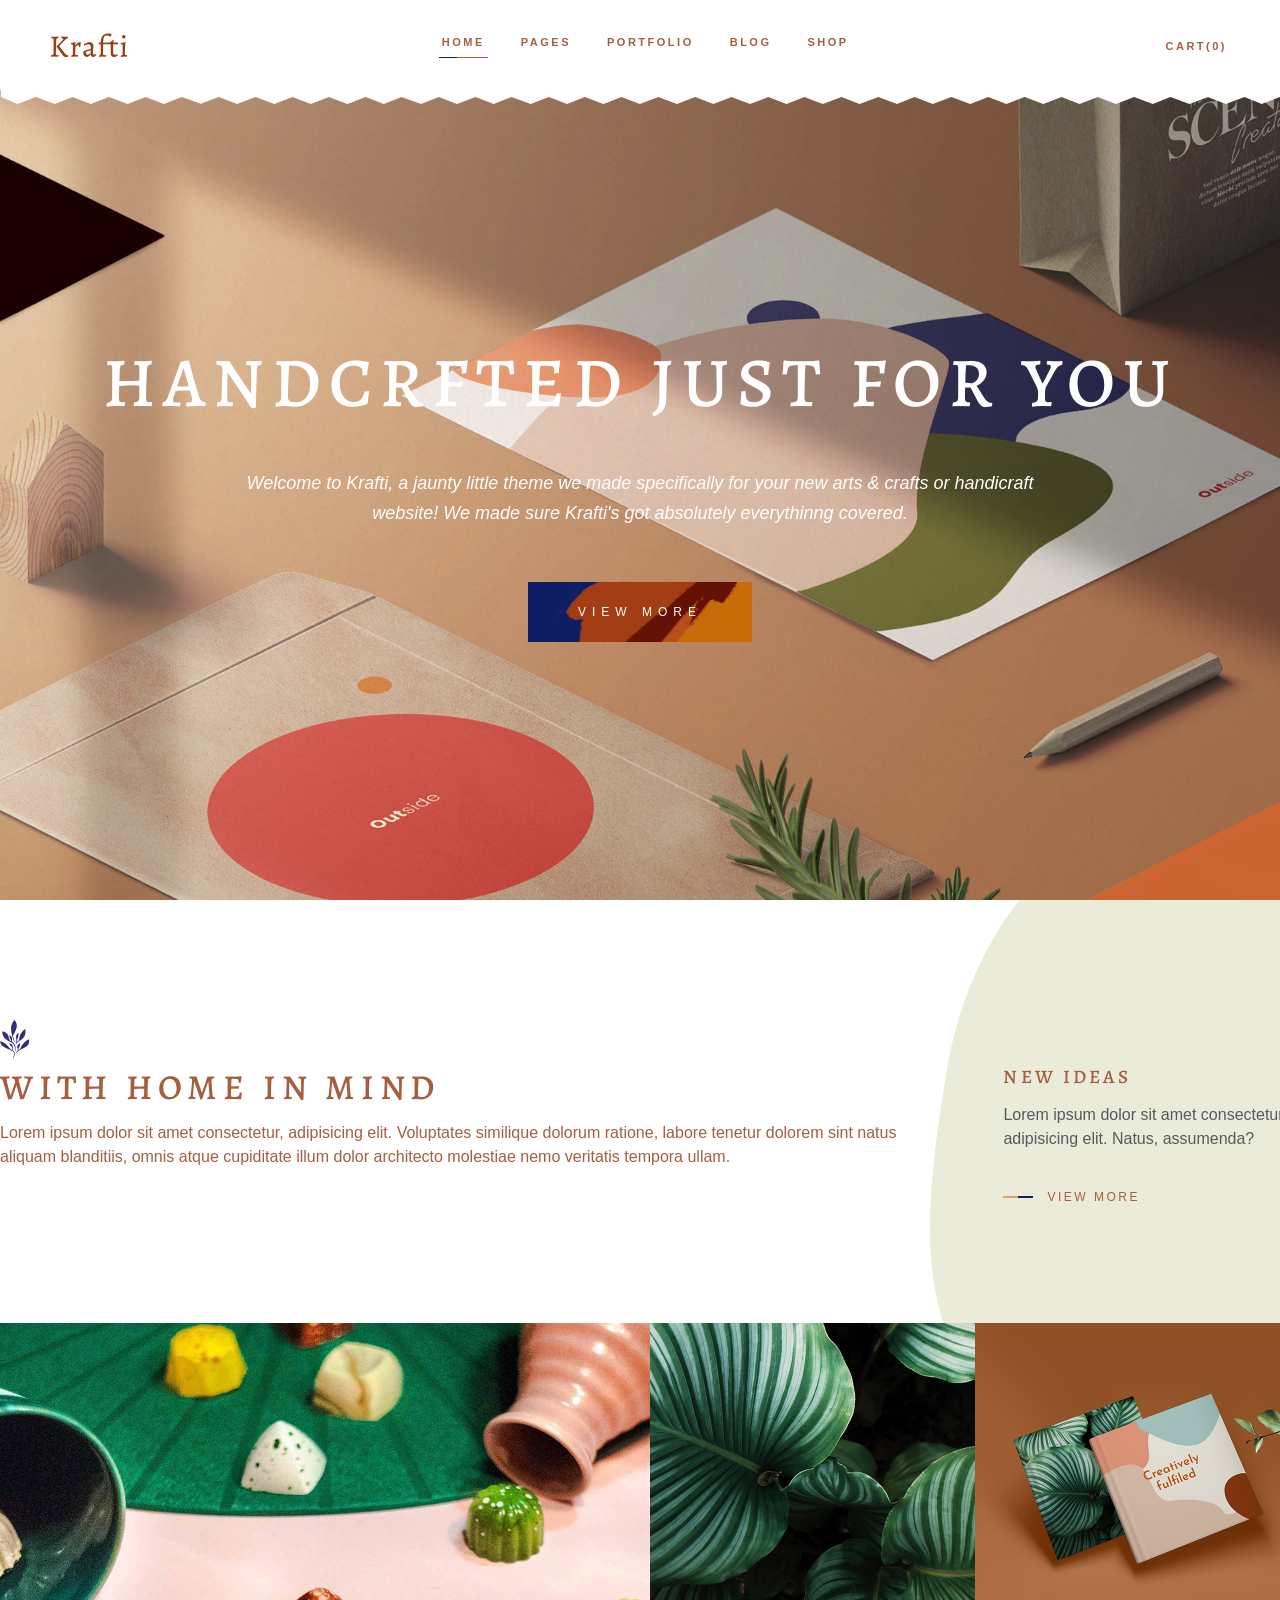
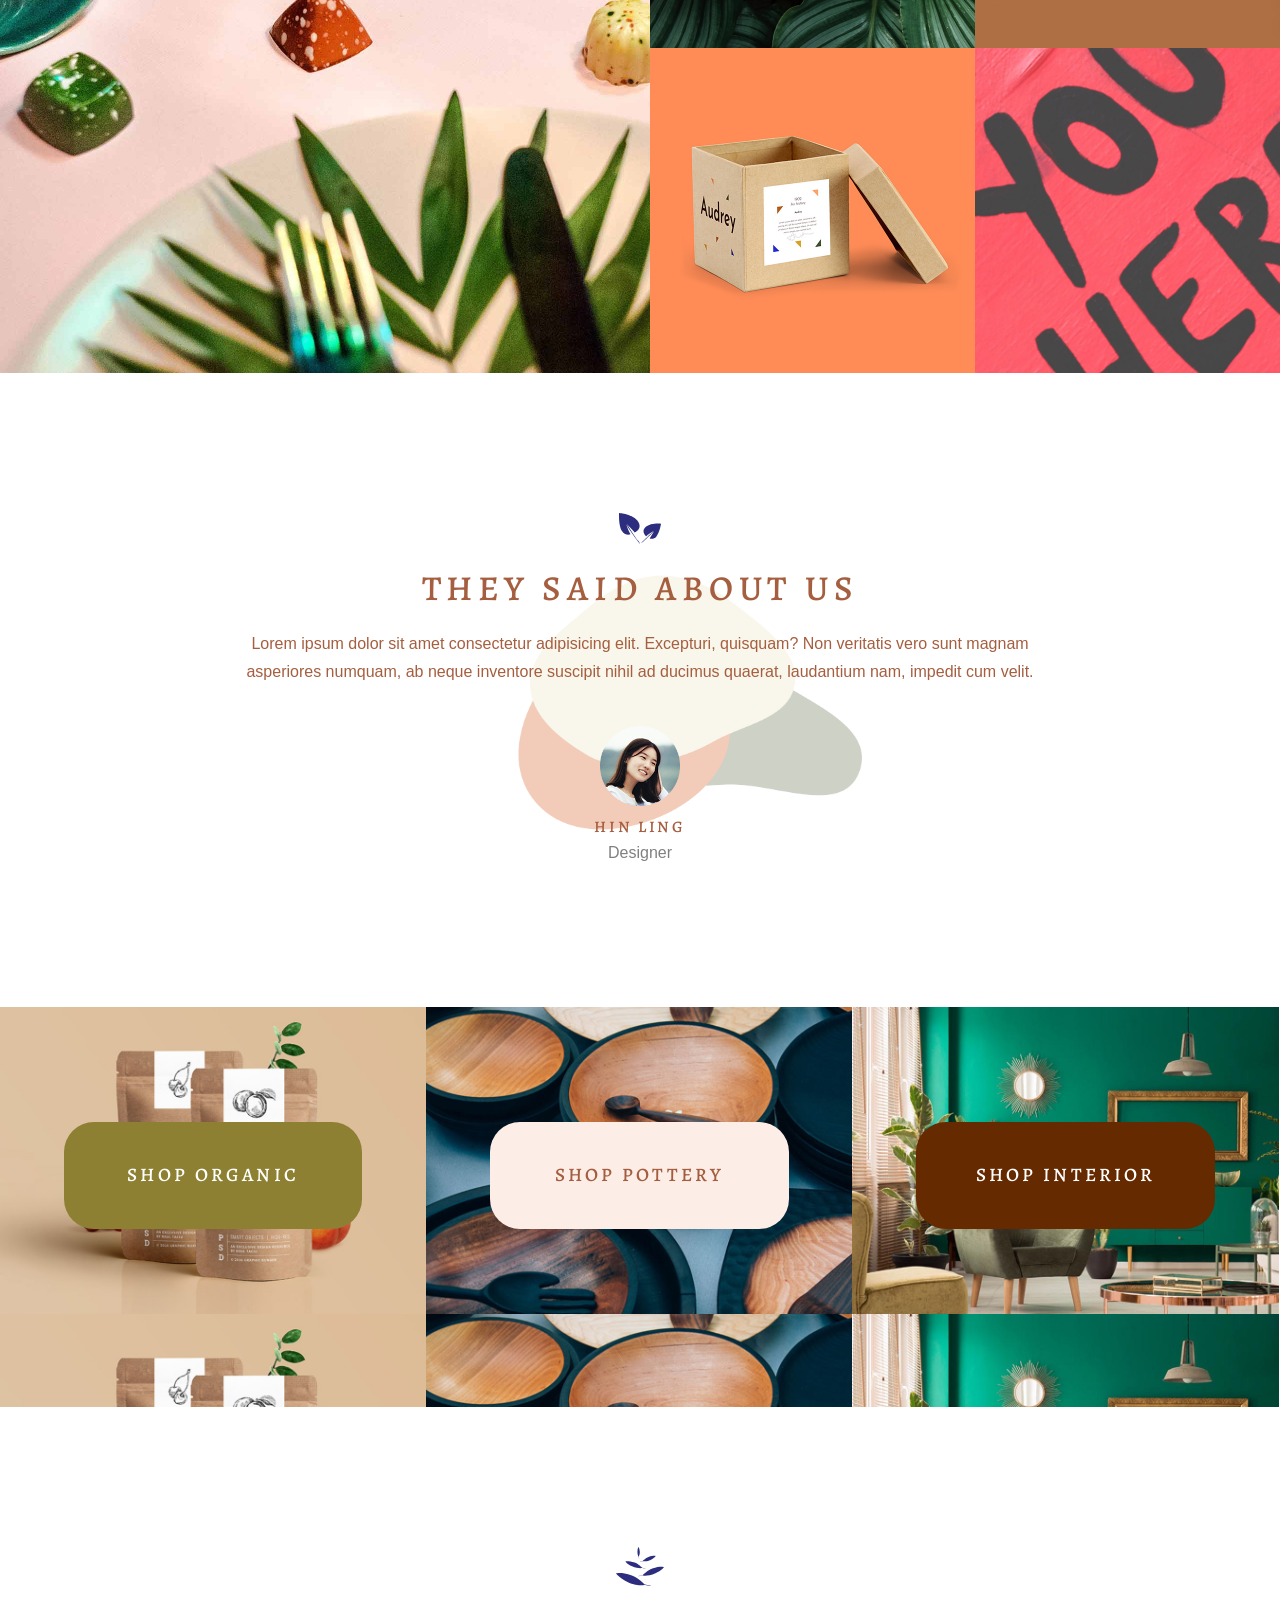
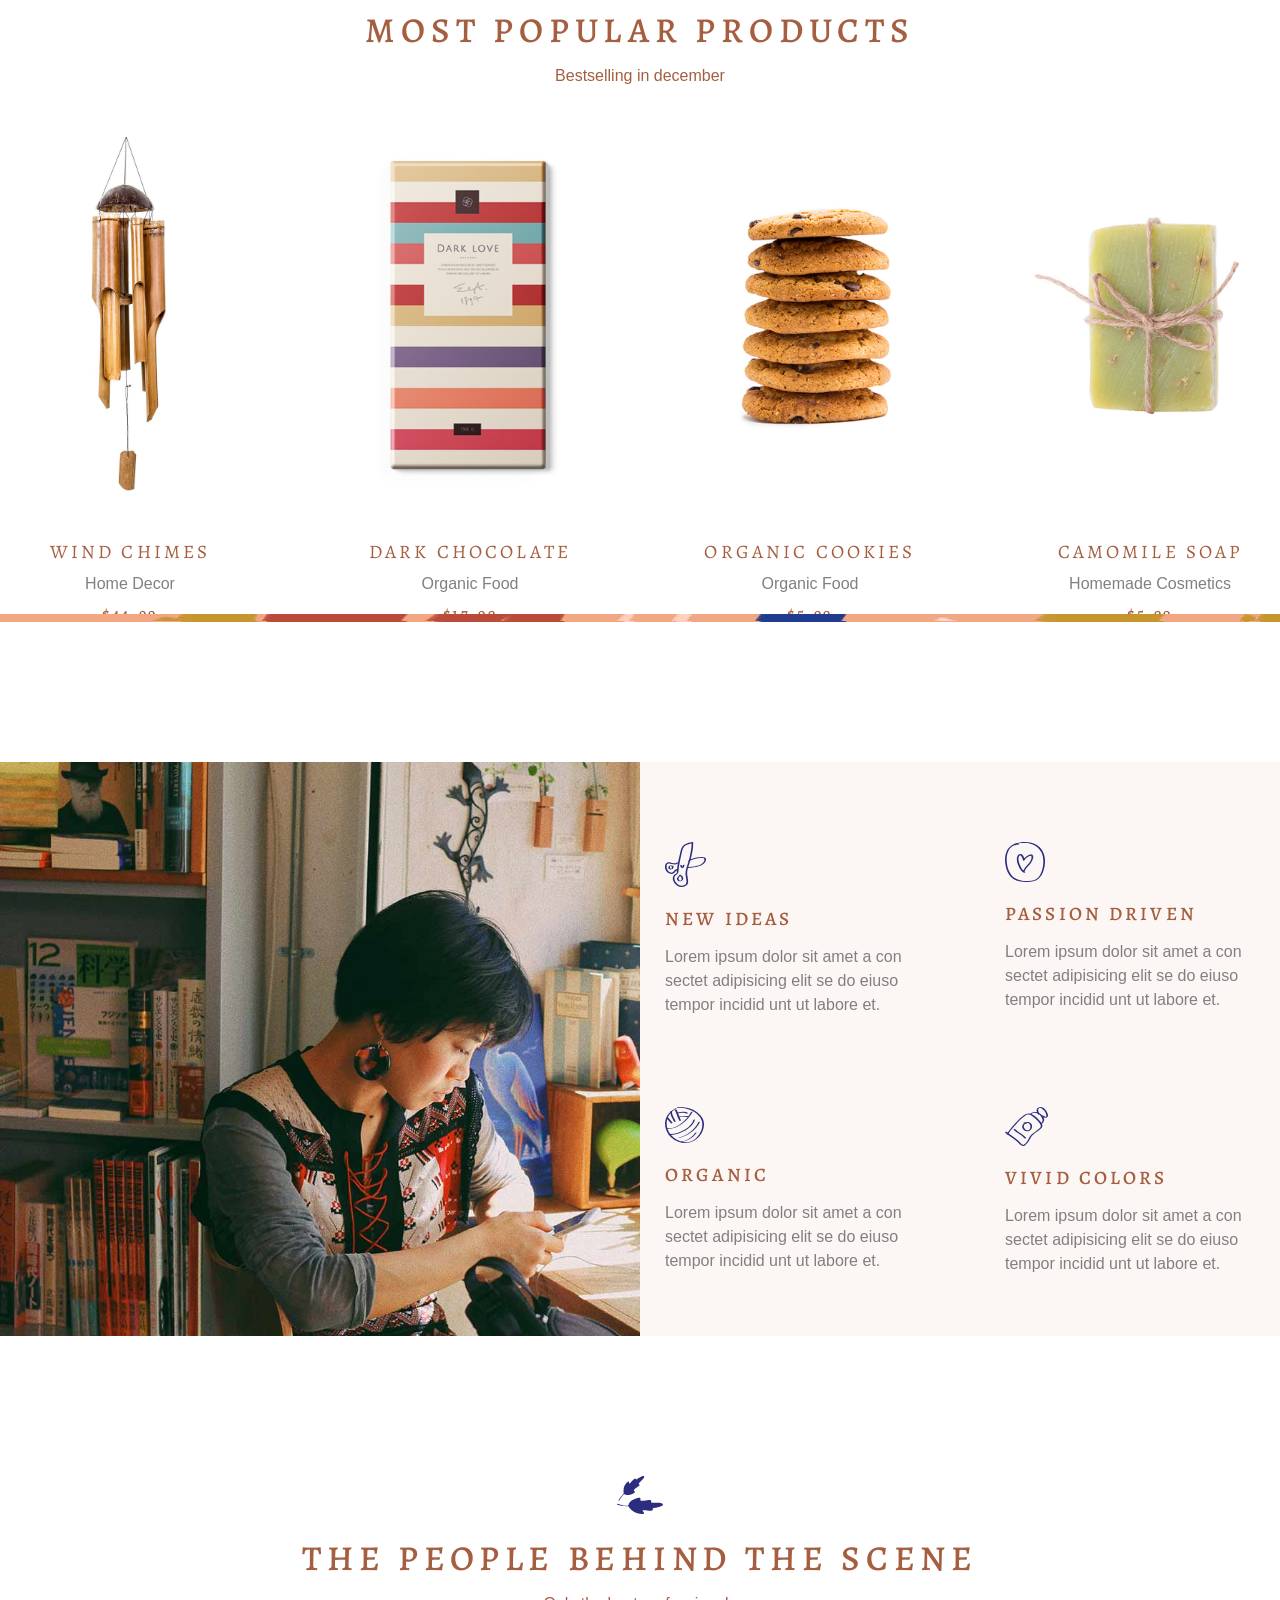
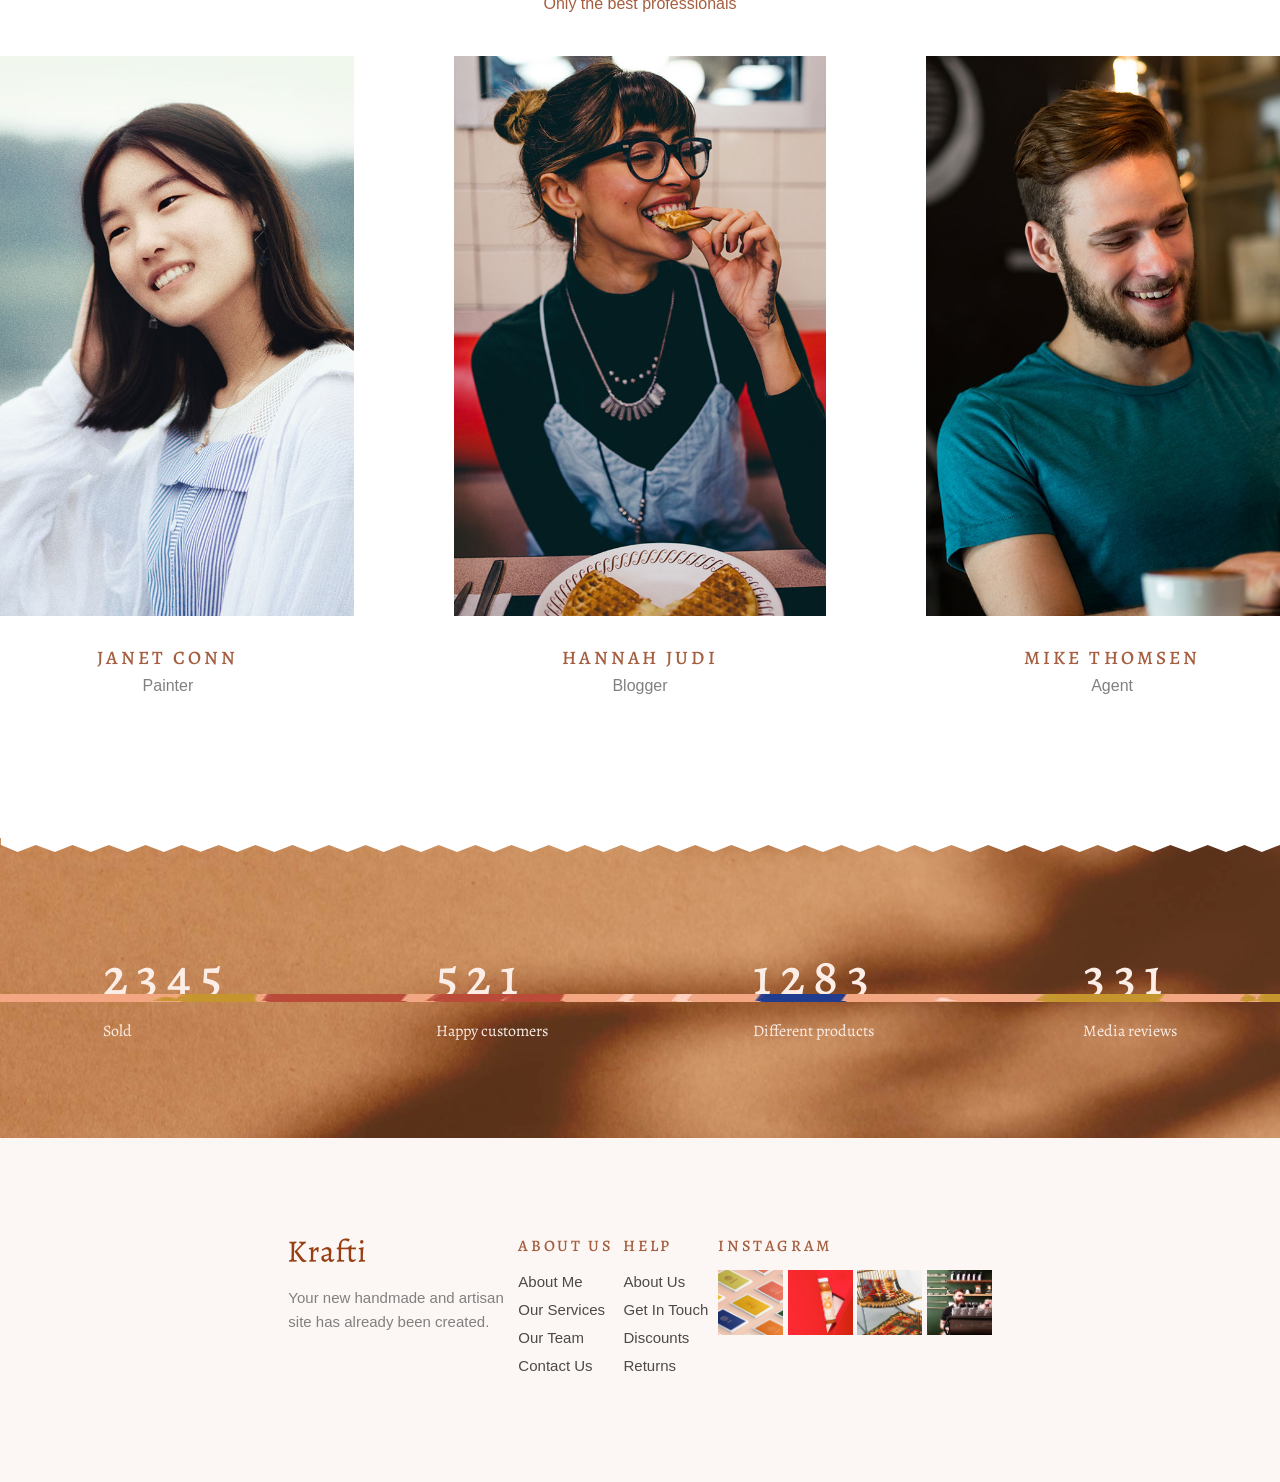
<file: Assignment_1/index.html>
<!DOCTYPE html>
<html lang="en">

<head>
  <meta charset="UTF-8" />
  <meta http-equiv="X-UA-Compatible" content="IE=edge" />
  <meta name="viewport" content="width=device-width, initial-scale=1.0" />
  <link rel="stylesheet" href="reset.css" />
  <link rel="stylesheet" href="style.css" />
  <title>Cafts Example</title>
</head>

<body>
  <div class="header">
    <img src="images/main-logo.png" alt="Krafti Logo" height="25">
    <div class="nav">
      <div class="navItem active">
        <a href="">Home</a>
        <div class="underLine">
          <span></span><span></span>
        </div>
      </div>
      <div class="navItem">
        <a href="">Pages</a>
        <div class="underLine">
          <span></span><span></span>
        </div>
      </div>
      <div class="navItem">
        <a href="">Portfolio</a>
        <div class="underLine">
          <span></span><span></span>
        </div>
      </div>
      <div class="navItem dropdown">
        <a href="">Blog</a>
        <div class="underLine">
          <span></span><span></span>
        </div>
        <div class="dropMenu">
          <p>First Link</p>
          <p>Second Link</p>
          <p>Third Link</p>
          <p>Fourth Link</p>
        </div>
      </div>
      <div class="navItem">
        <a href="">Shop</a>
        <div class="underLine">
          <span></span><span></span>
        </div>
      </div>
    </div>
    <div id="cart">
      <a href="">Cart(0)</a>
      <div id="menu"></div>
    </div>
  </div>

  <div class="banner">
    <div class="holder">
      <svg id="zigzag" xmlns="http://www.w3.org/2000/svg" x="0px" y="0px" width="2560px" height="15.292px"
        viewBox="0 0 2560 15.292" enable-background="new 0 0 2560 15.292">
        <polygon fill="currentColor" points="0,0 0,7 16.695,13.999 34.905,7 53.999,13.999 71.704,7 89.946,13.999 107.998,7 126.745,13.999
              144.86,7 163.102,13.999 181.123,7 199.964,13.843 218.048,7 236.384,13.999 254.783,7 273.656,13.999 291.835,7 310.076,13.999
              328.287,7 346.812,13.999 365.085,7 383.201,13.999 400.938,7 420.41,13.999 438.21,7 456.388,13.999 474.851,7 493.25,13.999
              510.956,7 530.175,13.999 548.322,7 566.469,13.999 584.301,7 603.047,13.999 620.973,7 639.436,13.999 657.898,7 676.487,13.999
              694.76,7 713.002,13.999 731.118,7 749.643,13.999 767.917,7 786.158,13.999 804.147,7 822.515,13.999 841.167,7 859.314,13.999
              878.061,7 896.681,13.999 914.386,7 932.533,13.999 951.216,7 970.026,13.999 988.079,7 1006.194,13.999 1024.436,7 1043.15,13.999
              1061.329,7 1079.476,13.999 1097.623,7 1115.77,13.999 1134.043,7 1152.758,13.999 1170.306,7 1189.431,13.999 1207.672,7
              1225.819,13.999 1244.503,7 1261.798,13.999 1279.913,7 1298.565,13.843 1316.712,7 1334.985,13.999 1353.101,7 1371.753,13.999
              1389.868,7 1408.299,13.999 1425.783,7 1444.94,13.999 1463.276,7 1481.329,13.999 1499.57,7 1518.885,13.999 1537.032,7
              1555.147,13.999 1573.326,7 1591.946,13.999 1609.651,7 1628.24,13.999 1645.883,7 1664.724,13.999 1682.808,7 1701.08,13.999
              1719.67,7 1738.006,13.999 1755.963,7 1775.152,13.999 1792.825,7 1811.099,13.999 1828.867,7 1847.961,13.999 1865.949,7
              1884.317,13.999 1902.938,7 1921.021,13.999 1939.043,7 1955.738,13.999 1973.947,7 1993.041,13.999 2010.746,7 2028.988,13.999
              2047.041,7 2065.787,13.999 2083.902,7 2102.145,13.999 2120.165,7 2139.006,13.843 2157.09,7 2175.427,13.999 2193.826,7
              2212.699,13.999 2230.877,7 2249.119,13.999 2267.329,7 2285.854,13.999 2304.128,7 2322.243,13.999 2339.98,7 2359.452,13.999
              2377.252,7 2395.431,13.999 2413.894,7 2432.293,13.999 2449.998,7 2469.218,13.999 2487.365,7 2505.512,13.999 2523.344,7
              2542.09,13.999 2560,7.006 2560,0 "></polygon>
      </svg>
    </div>

    <h1>HANDCRFTED JUST FOR YOU</h1>
    <p>Welcome to Krafti, a jaunty little theme we made specifically for your new arts & crafts or handicraft website!
      We made sure Krafti's got absolutely everythinng covered.</p>
    <a href="">View More</a>
  </div>

  <div class="aboutSection">
    <div class="about">
      <div>
        <img src="svgs/leaf.svg" alt="Leaf Icon">
        <h2>WITH HOME IN MIND</h2>
        <p>Lorem ipsum dolor sit amet consectetur, adipisicing elit. Voluptates similique dolorum ratione, labore
          tenetur dolorem sint natus aliquam blanditiis, omnis atque cupiditate illum dolor architecto molestiae nemo
          veritatis tempora ullam.</p>
      </div>
      <div class="SubSections">
        <div>
          <h4>NEW IDEAS</h4>
          <p>Lorem ipsum dolor sit amet consectetur adipisicing elit. Natus, assumenda?</p>
          <a href="" class="animating Link">
            <div>
              <span></span>
              <span></span>
              <span></span>
            </div>View More
          </a>
        </div>
      </div>
      <!-- <div class="stickybtn">
            <span>RELATED</span>
            <span></span>
          </div> -->

    </div>
    <div class="collage">
      <div class="singleCollage">
        <span>
          <h6>Organic Raw</h6>
          <p>Handmade</p>
        </span>
      </div>
      <div class="smallerCollage">
        <div>
          <span>
            <h6>Organic Raw</h6>
            <p>Handmade</p>
          </span>
        </div>
        <div>
          <span>
            <h6>Organic Raw</h6>
            <p>Handmade</p>
          </span>
        </div>
        <div>
          <span>
            <h6>Organic Raw</h6>
            <p>Handmade</p>
          </span>
        </div>
        <div>
          <span>
            <h6>Organic Raw</h6>
            <p>Handmade</p>
          </span>
        </div>
      </div>
    </div>
  </div>

  <div class="testimonials">
    <img src="svgs/leaf2.svg" alt="Leaf Icon">
    <h2>They said about us</h2>
    <p>Lorem ipsum dolor sit amet consectetur adipisicing elit. Excepturi, quisquam? Non veritatis vero sunt magnam
      asperiores numquam, ab neque inventore suscipit nihil ad ducimus quaerat, laudantium nam, impedit cum velit.</p>
    <div id="profile">
      <img src="images/testimonials_user.png" alt="Customer Image" height="80px">
      <h4>HIN LING</h4>
      <p>Designer</p>
    </div>
  </div>

  <div class="imageGallery">
    <div>
      <span>SHOP ORGANIC</span>
    </div>
    <div>
      <span>SHOP POTTERY</span>
    </div>
    <div>
      <span>SHOP INTERIOR</span>
    </div>
  </div>

  <div class="products">
    <div class=BorderTop"></div>
    <div class="BorderRight"></div>
    <div class="BorderBottom"></div>
    <div class="BorderLeft"></div>
    <img src="svgs/leaf3.svg" alt="Leaf Icon">
    <h2>Most Popular Products</h2>
    <p>Bestselling in december</p>
    <div class="productsDisplay">
      <div>
        <img src="images/product1.jpeg" alt="Product 1">
        <h4>Wind Chimes</h4>
        <p>Home Decor</p>
        <span>$44.99</span>
      </div>
      <div>
        <img src="images/product2.jpeg" alt="Product 2">
        <h4>Dark Chocolate</h4>
        <p>Organic Food</p>
        <span>$17.99</span>
      </div>
      <div>
        <img src="images/product3.jpeg" alt="Product 3">
        <h4>Organic Cookies</h4>
        <p>Organic Food</p>
        <span>$5.99</span>
      </div>
      <div>
        <img src="images/product4.jpeg" alt="Product 4">
        <h4>Camomile Soap</h4>
        <p>Homemade Cosmetics</p>
        <span>$5.99</span>
      </div>
    </div>
  </div>

  <div id="ourIdentity">
    <div id="ourIdentityImage"></div>
    <div id="ourIdentityPoints">
      <div>
        <img src="svgs/identity1.svg" alt="Icon">
        <h2>New Ideas</h2>
        <p>Lorem ipsum dolor sit amet a con sectet adipisicing elit se do eiuso tempor incidid unt ut labore et.</p>
      </div>
      <div>
        <img src="svgs/identity2.svg" alt="Icon">
        <h2>Passion Driven</h2>
        <p>Lorem ipsum dolor sit amet a con sectet adipisicing elit se do eiuso tempor incidid unt ut labore et.</p>
      </div>
      <div>
        <img src="svgs/identity3.svg" alt="Icon">
        <h2>Organic</h2>
        <p>Lorem ipsum dolor sit amet a con sectet adipisicing elit se do eiuso tempor incidid unt ut labore et.</p>
      </div>
      <div>
        <img src="svgs/identity4.svg" alt="Icon">
        <h2>Vivid Colors</h2>
        <p>Lorem ipsum dolor sit amet a con sectet adipisicing elit se do eiuso tempor incidid unt ut labore et.</p>
      </div>
    </div>
  </div>

  <div id="peopleBehind">
    <img src="svgs/leaf4.svg" alt="Leaf Icon">
    <h2>THE PEOPLE BEHIND THE SCENE</h2>
    <p>Only the best professionals</p>
    <div id="peopleBehindList">
      <div>
        <img src="images/profile_pic1.jpeg" alt="Profile Picture">
        <h4>Janet Conn</h4>
        <p>Painter</p>
      </div>
      <div>
        <img src="images/profile_pic2.jpeg" alt="Profile Picture">
        <h4>HANNAH JUDI</h4>
        <p>Blogger</p>
      </div>
      <div>
        <img src="images/profile_pic3.jpeg" alt="Profile Picture">
        <h4>MIKE THOMSEN</h4>
        <p>Agent</p>
      </div>
    </div>
  </div>

  <div class="stats">
    <div class="holder last">
      <svg id="zigzag" xmlns="http://www.w3.org/2000/svg" x="0px" y="0px" width="2560px" height="15.292px"
        viewBox="0 0 2560 15.292" enable-background="new 0 0 2560 15.292">
        <polygon fill="currentColor" points="0,0 0,7 16.695,13.999 34.905,7 53.999,13.999 71.704,7 89.946,13.999 107.998,7 126.745,13.999
              144.86,7 163.102,13.999 181.123,7 199.964,13.843 218.048,7 236.384,13.999 254.783,7 273.656,13.999 291.835,7 310.076,13.999
              328.287,7 346.812,13.999 365.085,7 383.201,13.999 400.938,7 420.41,13.999 438.21,7 456.388,13.999 474.851,7 493.25,13.999
              510.956,7 530.175,13.999 548.322,7 566.469,13.999 584.301,7 603.047,13.999 620.973,7 639.436,13.999 657.898,7 676.487,13.999
              694.76,7 713.002,13.999 731.118,7 749.643,13.999 767.917,7 786.158,13.999 804.147,7 822.515,13.999 841.167,7 859.314,13.999
              878.061,7 896.681,13.999 914.386,7 932.533,13.999 951.216,7 970.026,13.999 988.079,7 1006.194,13.999 1024.436,7 1043.15,13.999
              1061.329,7 1079.476,13.999 1097.623,7 1115.77,13.999 1134.043,7 1152.758,13.999 1170.306,7 1189.431,13.999 1207.672,7
              1225.819,13.999 1244.503,7 1261.798,13.999 1279.913,7 1298.565,13.843 1316.712,7 1334.985,13.999 1353.101,7 1371.753,13.999
              1389.868,7 1408.299,13.999 1425.783,7 1444.94,13.999 1463.276,7 1481.329,13.999 1499.57,7 1518.885,13.999 1537.032,7
              1555.147,13.999 1573.326,7 1591.946,13.999 1609.651,7 1628.24,13.999 1645.883,7 1664.724,13.999 1682.808,7 1701.08,13.999
              1719.67,7 1738.006,13.999 1755.963,7 1775.152,13.999 1792.825,7 1811.099,13.999 1828.867,7 1847.961,13.999 1865.949,7
              1884.317,13.999 1902.938,7 1921.021,13.999 1939.043,7 1955.738,13.999 1973.947,7 1993.041,13.999 2010.746,7 2028.988,13.999
              2047.041,7 2065.787,13.999 2083.902,7 2102.145,13.999 2120.165,7 2139.006,13.843 2157.09,7 2175.427,13.999 2193.826,7
              2212.699,13.999 2230.877,7 2249.119,13.999 2267.329,7 2285.854,13.999 2304.128,7 2322.243,13.999 2339.98,7 2359.452,13.999
              2377.252,7 2395.431,13.999 2413.894,7 2432.293,13.999 2449.998,7 2469.218,13.999 2487.365,7 2505.512,13.999 2523.344,7
              2542.09,13.999 2560,7.006 2560,0 "></polygon>
      </svg>
    </div>
    <div>
      <span>
        <h2>2345</h2>
        <p>Sold</p> 
      </span>
    </div>
    <div>
      <span>
        <h2>521</h2>
        <p>Happy customers</p>
      </span>
    </div>
    <div>
      <span>
        <h2>1283</h2>
        <p>Different products</p>
      </span>
    </div>
    <div>
      <span>
        <h2>331</h2>
        <p>Media reviews</p>
      </span>
    </div>
  </div>

  <div class="footer">
    <div id="logoFooter">
      <img src="images/main-logo.png" alt="Krafti Logo" height="25" />
      <p>Your new handmade and artisan site has already been created.</p>
    </div>
    <div>
      <h5>About Us</h5>
      <p>About Me</p>
      <p>Our Services</p>
      <p>Our Team</p>
      <p>Contact Us</p>
    </div>
    <div>
      <h5>Help</h5>
      <p>About Us</p>
      <p>Get In Touch</p>
      <p>Discounts</p>
      <p>Returns</p>
    </div>
    <div>
      <h5>Instagram</h5>
      <div>
        <img src="images/footer1.jpeg" alt="Insta" height="65px">
        <img src="images/footer2.jpeg" alt="Insta" height="65px">
        <img src="images/footer3.jpeg" alt="Insta" height="65px">
        <img src="images/footer4.jpeg" alt="Insta" height="65px">
      </div>
    </div>
  </div>

</body>

</html>
</file>
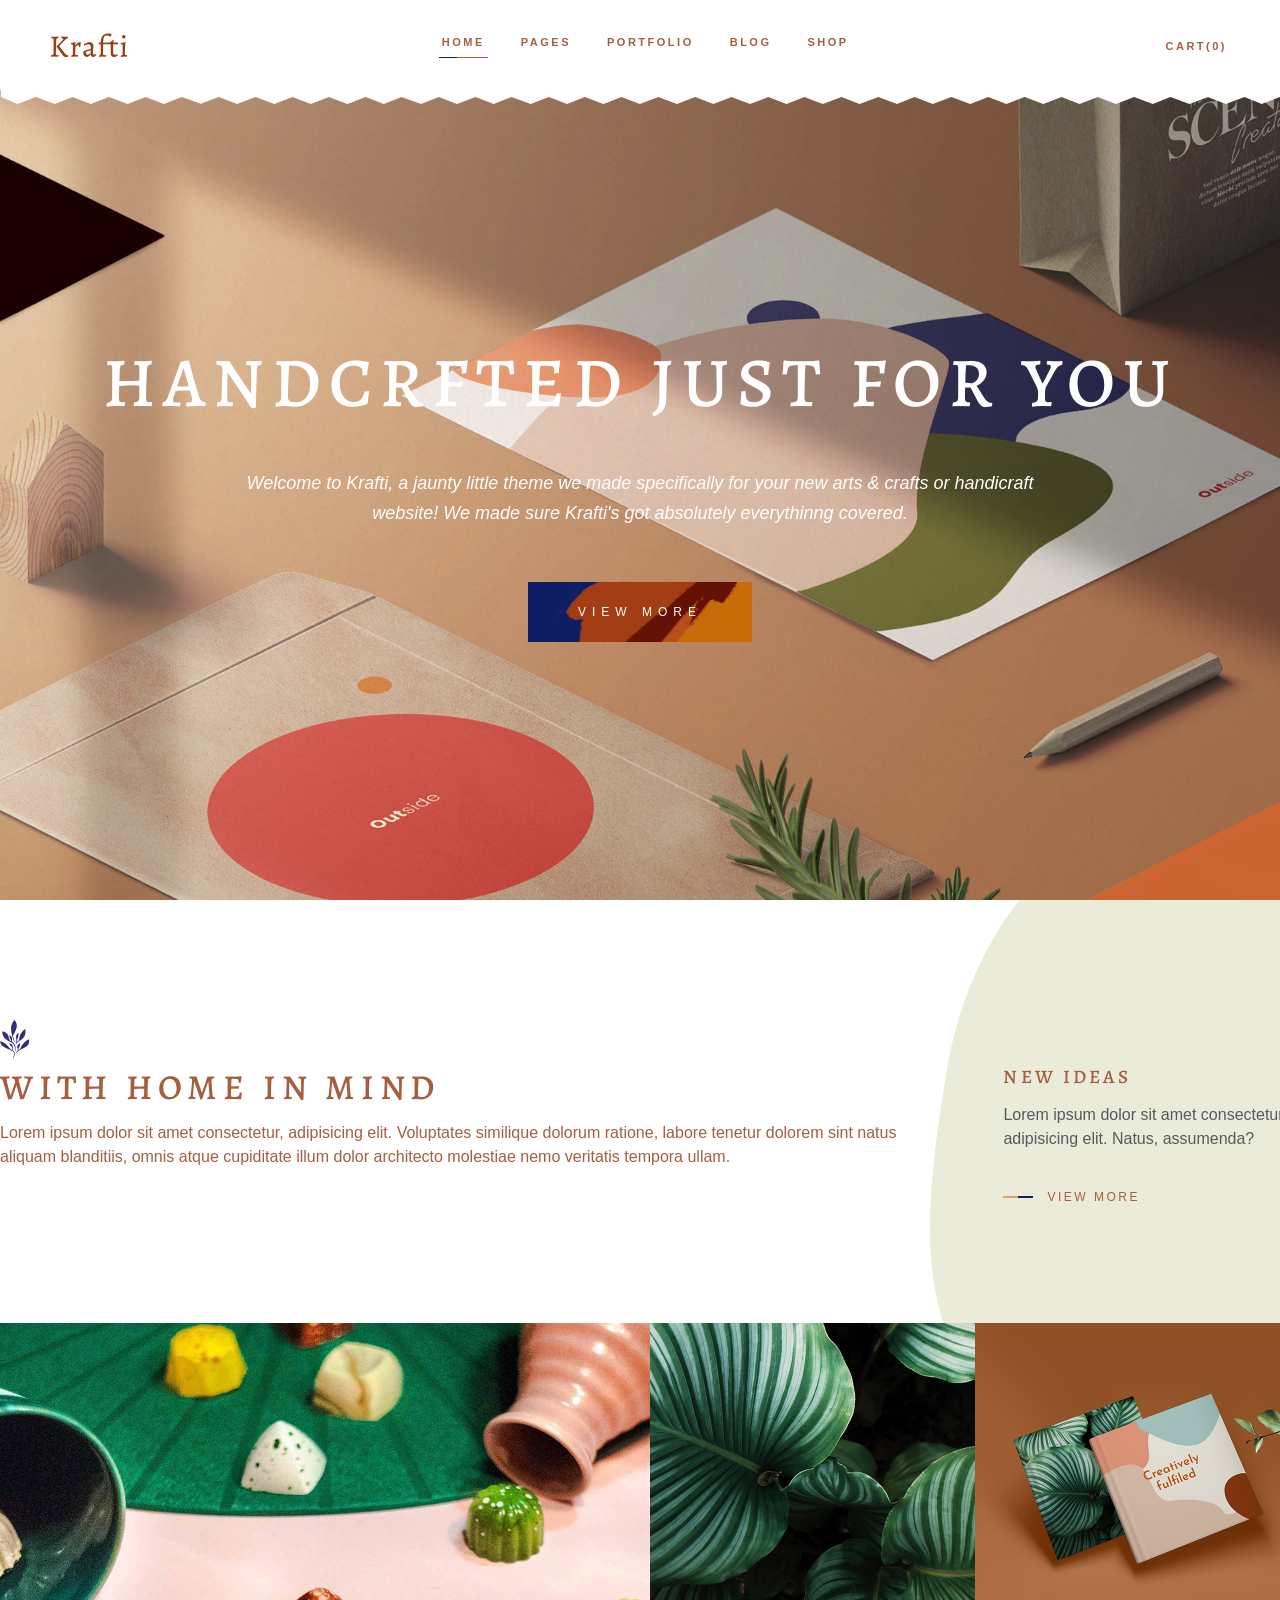
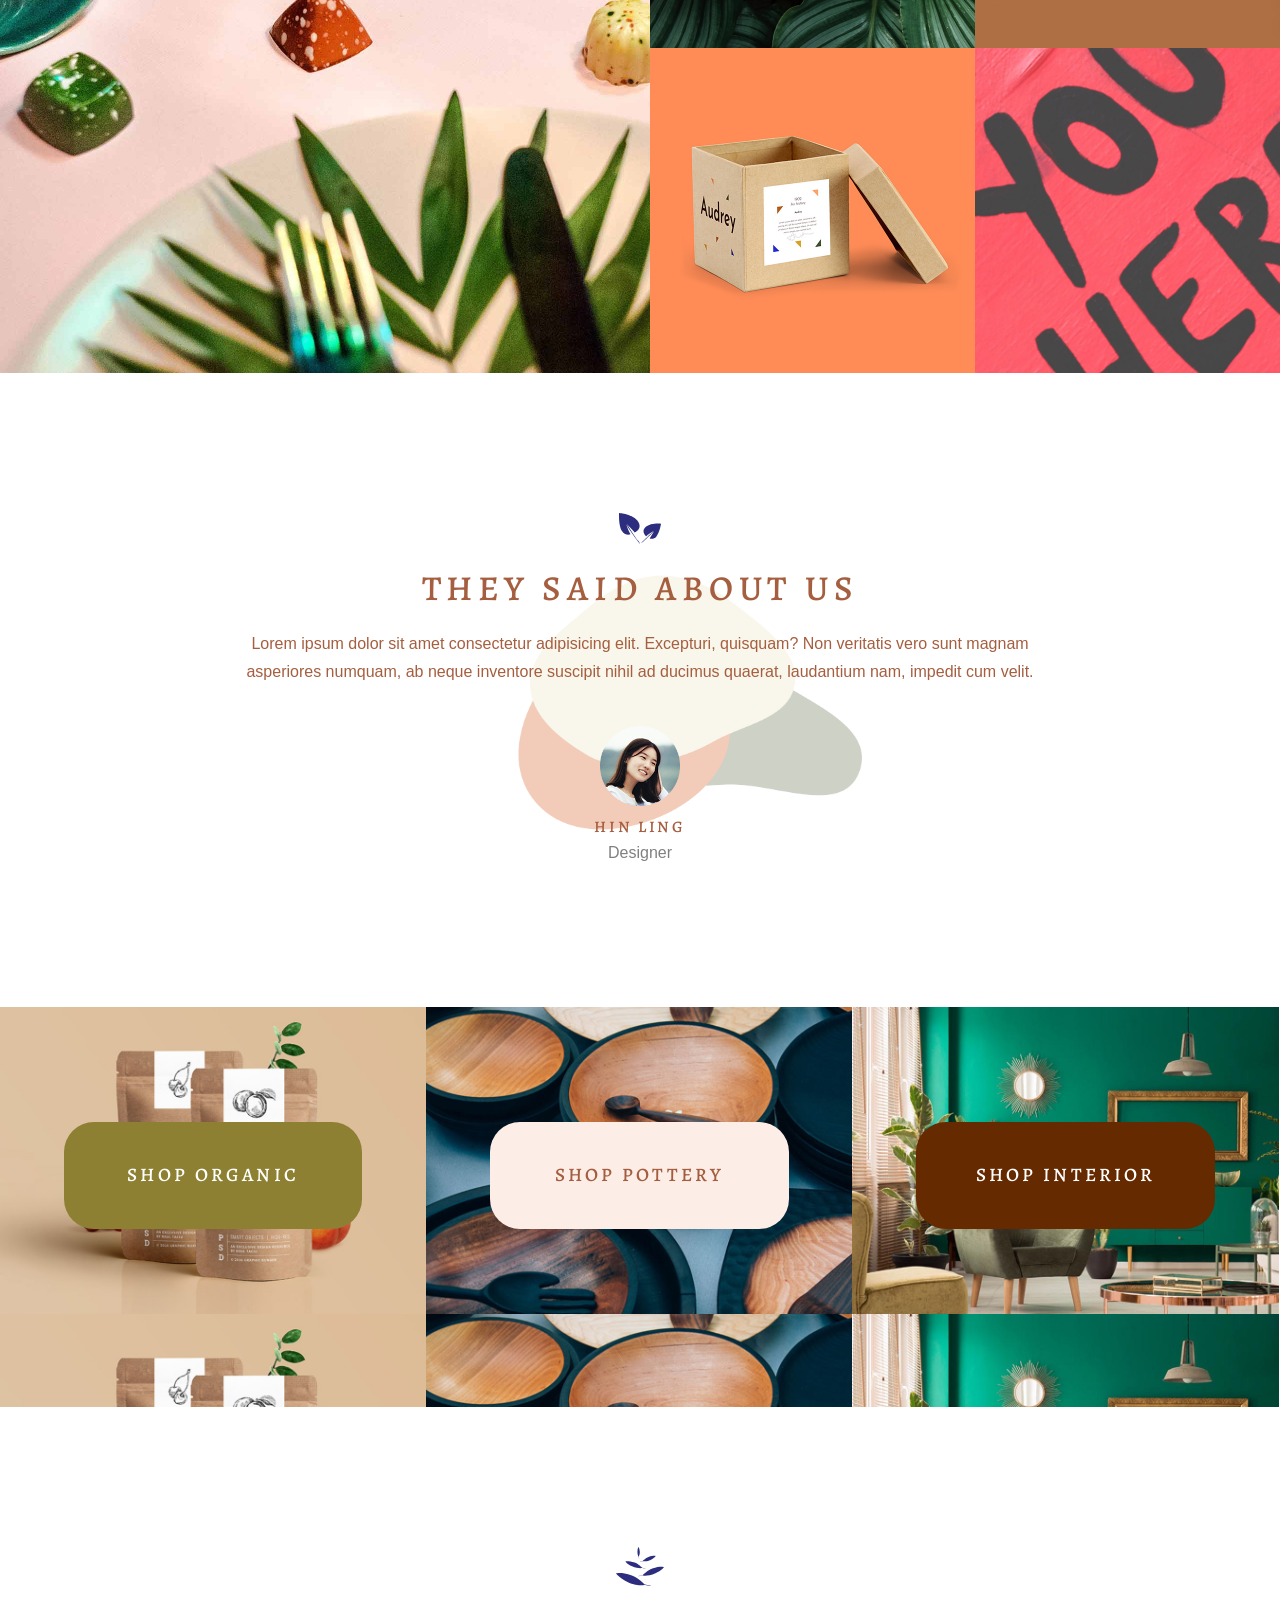
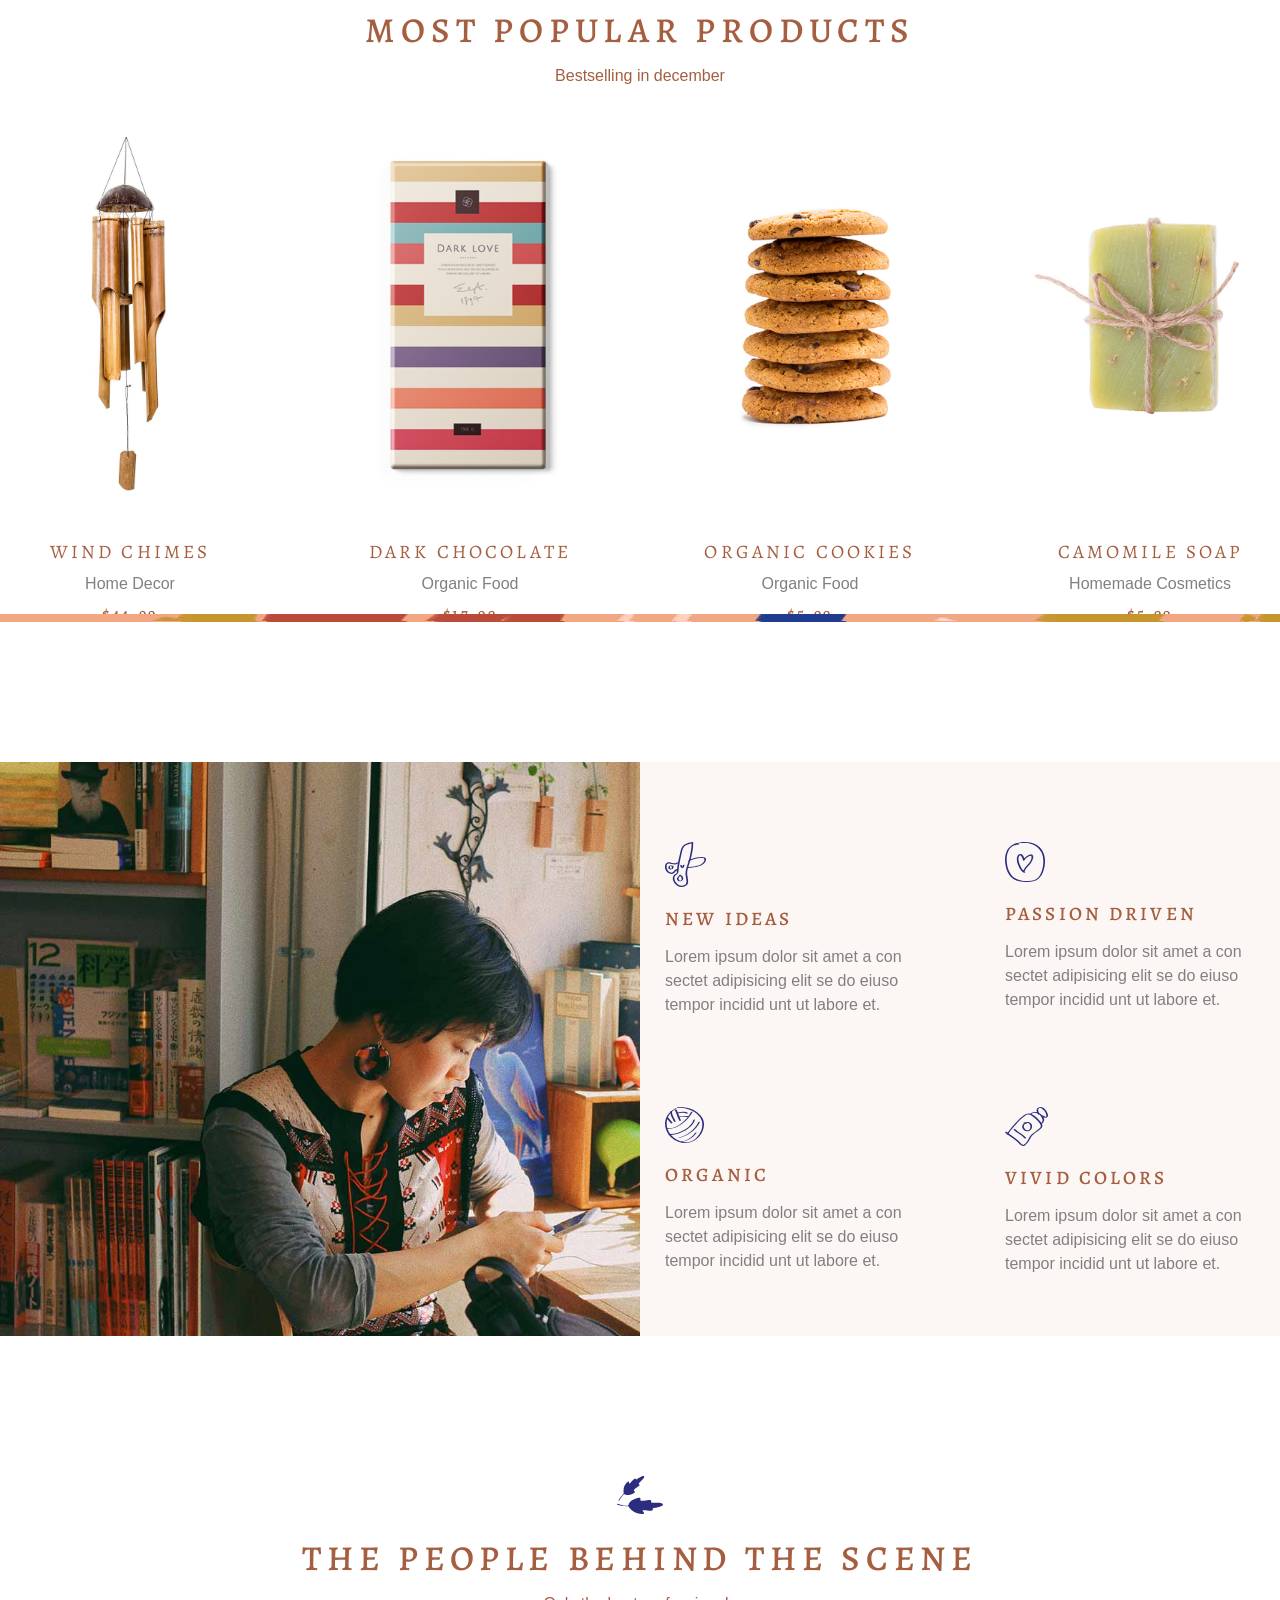
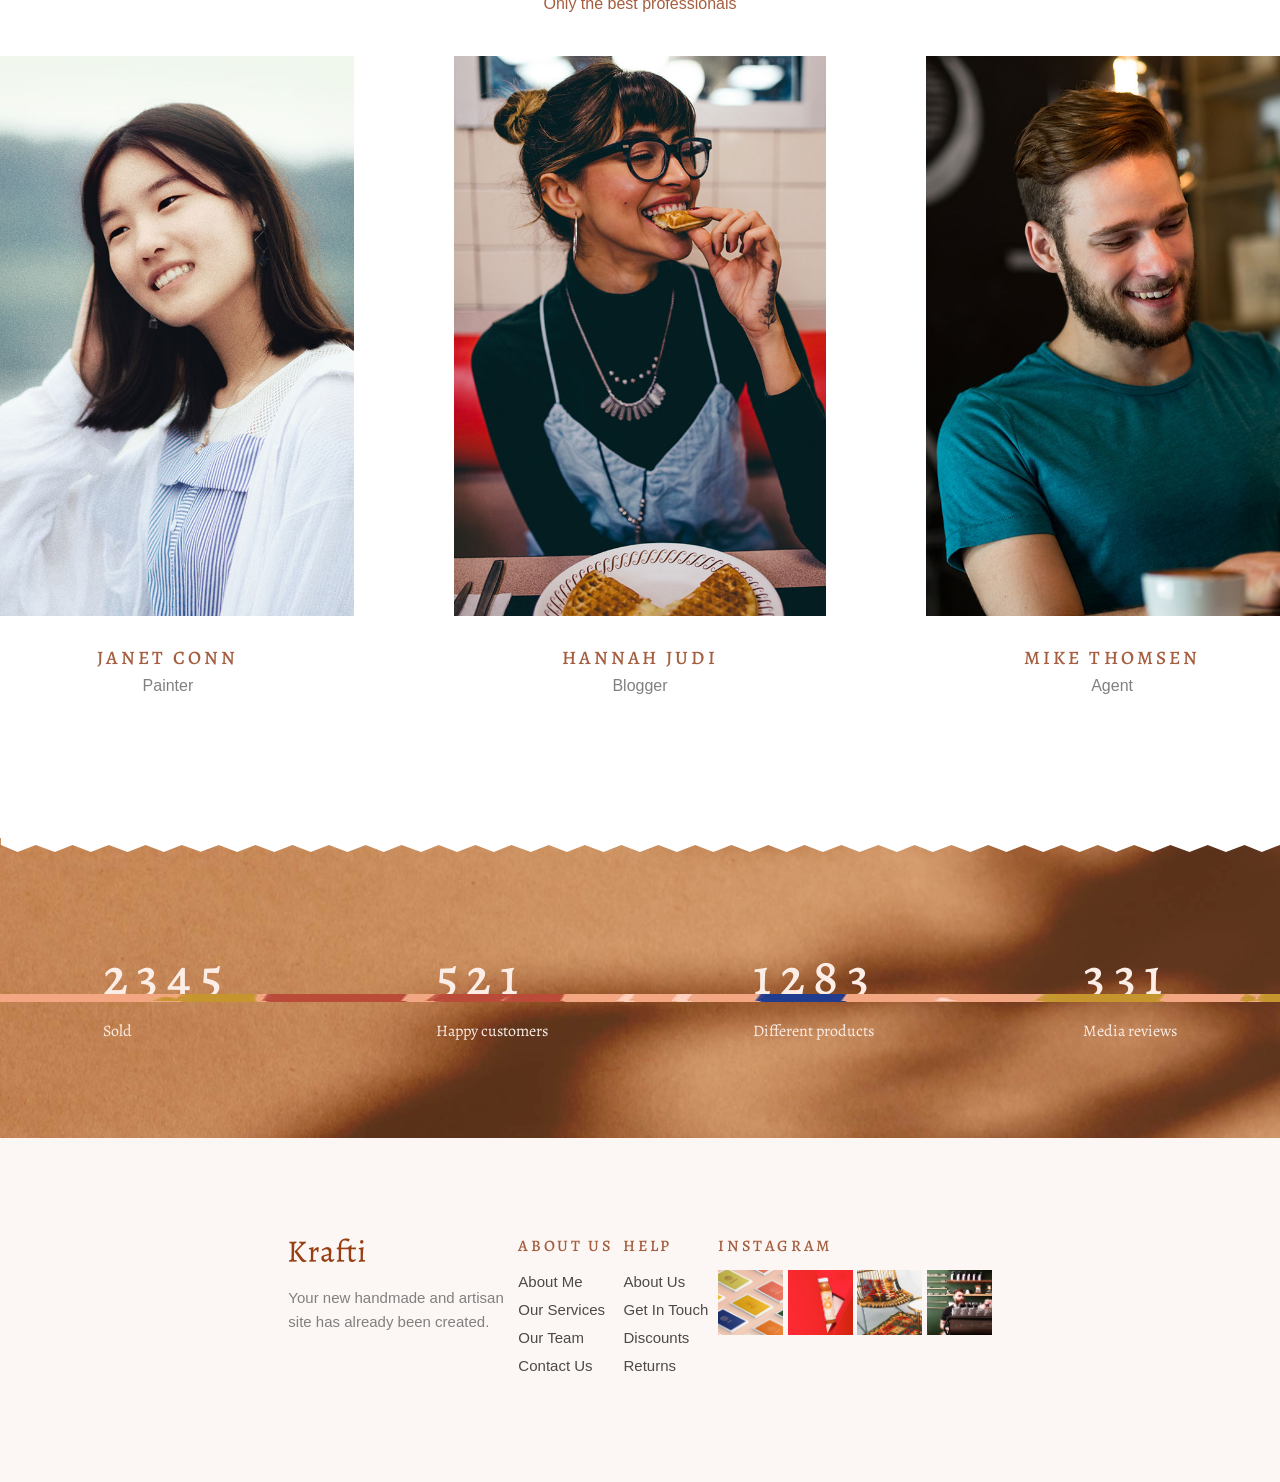
<file: Assignment 1/CRAFT REPLICATION/index.html>
<!DOCTYPE html>
<html lang="en">

<head>
  <meta charset="UTF-8" />
  <meta http-equiv="X-UA-Compatible" content="IE=edge" />
  <meta name="viewport" content="width=device-width, initial-scale=1.0" />
  <link rel="stylesheet" href="reset.css" />
  <link rel="stylesheet" href="style.css" />
  <title>Cafts Example</title>
</head>

<body>
  <div class="header">
    <img src="images/main-logo.png" alt="Krafti Logo" height="25">
    <div class="nav">
      <div class="navItem active">
        <a href="">Home</a>
        <div class="underLine">
          <span></span><span></span>
        </div>
      </div>
      <div class="navItem">
        <a href="">Pages</a>
        <div class="underLine">
          <span></span><span></span>
        </div>
      </div>
      <div class="navItem">
        <a href="">Portfolio</a>
        <div class="underLine">
          <span></span><span></span>
        </div>
      </div>
      <div class="navItem dropdown">
        <a href="">Blog</a>
        <div class="underLine">
          <span></span><span></span>
        </div>
        <div class="dropMenu">
          <p>First Link</p>
          <p>Second Link</p>
          <p>Third Link</p>
          <p>Fourth Link</p>
        </div>
      </div>
      <div class="navItem">
        <a href="">Shop</a>
        <div class="underLine">
          <span></span><span></span>
        </div>
      </div>
    </div>
    <div id="cart">
      <a href="">Cart(0)</a>
      <div id="menu"></div>
    </div>
  </div>

  <div class="banner">
    <div class="holder">
      <svg id="zigzag" xmlns="http://www.w3.org/2000/svg" x="0px" y="0px" width="2560px" height="15.292px"
        viewBox="0 0 2560 15.292" enable-background="new 0 0 2560 15.292">
        <polygon fill="currentColor" points="0,0 0,7 16.695,13.999 34.905,7 53.999,13.999 71.704,7 89.946,13.999 107.998,7 126.745,13.999
              144.86,7 163.102,13.999 181.123,7 199.964,13.843 218.048,7 236.384,13.999 254.783,7 273.656,13.999 291.835,7 310.076,13.999
              328.287,7 346.812,13.999 365.085,7 383.201,13.999 400.938,7 420.41,13.999 438.21,7 456.388,13.999 474.851,7 493.25,13.999
              510.956,7 530.175,13.999 548.322,7 566.469,13.999 584.301,7 603.047,13.999 620.973,7 639.436,13.999 657.898,7 676.487,13.999
              694.76,7 713.002,13.999 731.118,7 749.643,13.999 767.917,7 786.158,13.999 804.147,7 822.515,13.999 841.167,7 859.314,13.999
              878.061,7 896.681,13.999 914.386,7 932.533,13.999 951.216,7 970.026,13.999 988.079,7 1006.194,13.999 1024.436,7 1043.15,13.999
              1061.329,7 1079.476,13.999 1097.623,7 1115.77,13.999 1134.043,7 1152.758,13.999 1170.306,7 1189.431,13.999 1207.672,7
              1225.819,13.999 1244.503,7 1261.798,13.999 1279.913,7 1298.565,13.843 1316.712,7 1334.985,13.999 1353.101,7 1371.753,13.999
              1389.868,7 1408.299,13.999 1425.783,7 1444.94,13.999 1463.276,7 1481.329,13.999 1499.57,7 1518.885,13.999 1537.032,7
              1555.147,13.999 1573.326,7 1591.946,13.999 1609.651,7 1628.24,13.999 1645.883,7 1664.724,13.999 1682.808,7 1701.08,13.999
              1719.67,7 1738.006,13.999 1755.963,7 1775.152,13.999 1792.825,7 1811.099,13.999 1828.867,7 1847.961,13.999 1865.949,7
              1884.317,13.999 1902.938,7 1921.021,13.999 1939.043,7 1955.738,13.999 1973.947,7 1993.041,13.999 2010.746,7 2028.988,13.999
              2047.041,7 2065.787,13.999 2083.902,7 2102.145,13.999 2120.165,7 2139.006,13.843 2157.09,7 2175.427,13.999 2193.826,7
              2212.699,13.999 2230.877,7 2249.119,13.999 2267.329,7 2285.854,13.999 2304.128,7 2322.243,13.999 2339.98,7 2359.452,13.999
              2377.252,7 2395.431,13.999 2413.894,7 2432.293,13.999 2449.998,7 2469.218,13.999 2487.365,7 2505.512,13.999 2523.344,7
              2542.09,13.999 2560,7.006 2560,0 "></polygon>
      </svg>
    </div>

    <h1>HANDCRFTED JUST FOR YOU</h1>
    <p>Welcome to Krafti, a jaunty little theme we made specifically for your new arts & crafts or handicraft website!
      We made sure Krafti's got absolutely everythinng covered.</p>
    <a href="">View More</a>
  </div>

  <div class="aboutSection">
    <div class="about">
      <div>
        <img src="svgs/leaf.svg" alt="Leaf Icon">
        <h2>WITH HOME IN MIND</h2>
        <p>Lorem ipsum dolor sit amet consectetur, adipisicing elit. Voluptates similique dolorum ratione, labore
          tenetur dolorem sint natus aliquam blanditiis, omnis atque cupiditate illum dolor architecto molestiae nemo
          veritatis tempora ullam.</p>
      </div>
      <div class="SubSections">
        <div>
          <h4>NEW IDEAS</h4>
          <p>Lorem ipsum dolor sit amet consectetur adipisicing elit. Natus, assumenda?</p>
          <a href="" class="animating Link">
            <div>
              <span></span>
              <span></span>
              <span></span>
            </div>View More
          </a>
        </div>
      </div>
      <!-- <div class="stickybtn">
            <span>RELATED</span>
            <span></span>
          </div> -->

    </div>
    <div class="collage">
      <div class="singleCollage">
        <span>
          <h6>Organic Raw</h6>
          <p>Handmade</p>
        </span>
      </div>
      <div class="smallerCollage">
        <div>
          <span>
            <h6>Organic Raw</h6>
            <p>Handmade</p>
          </span>
        </div>
        <div>
          <span>
            <h6>Organic Raw</h6>
            <p>Handmade</p>
          </span>
        </div>
        <div>
          <span>
            <h6>Organic Raw</h6>
            <p>Handmade</p>
          </span>
        </div>
        <div>
          <span>
            <h6>Organic Raw</h6>
            <p>Handmade</p>
          </span>
        </div>
      </div>
    </div>
  </div>

  <div class="testimonials">
    <img src="svgs/leaf2.svg" alt="Leaf Icon">
    <h2>They said about us</h2>
    <p>Lorem ipsum dolor sit amet consectetur adipisicing elit. Excepturi, quisquam? Non veritatis vero sunt magnam
      asperiores numquam, ab neque inventore suscipit nihil ad ducimus quaerat, laudantium nam, impedit cum velit.</p>
    <div id="profile">
      <img src="images/testimonials_user.png" alt="Customer Image" height="80px">
      <h4>HIN LING</h4>
      <p>Designer</p>
    </div>
  </div>

  <div class="imageGallery">
    <div>
      <span>SHOP ORGANIC</span>
    </div>
    <div>
      <span>SHOP POTTERY</span>
    </div>
    <div>
      <span>SHOP INTERIOR</span>
    </div>
  </div>

  <div class="products">
    <div class=BorderTop"></div>
    <div class="BorderRight"></div>
    <div class="BorderBottom"></div>
    <div class="BorderLeft"></div>
    <img src="svgs/leaf3.svg" alt="Leaf Icon">
    <h2>Most Popular Products</h2>
    <p>Bestselling in december</p>
    <div class="productsDisplay">
      <div>
        <img src="images/product1.jpeg" alt="Product 1">
        <h4>Wind Chimes</h4>
        <p>Home Decor</p>
        <span>$44.99</span>
      </div>
      <div>
        <img src="images/product2.jpeg" alt="Product 2">
        <h4>Dark Chocolate</h4>
        <p>Organic Food</p>
        <span>$17.99</span>
      </div>
      <div>
        <img src="images/product3.jpeg" alt="Product 3">
        <h4>Organic Cookies</h4>
        <p>Organic Food</p>
        <span>$5.99</span>
      </div>
      <div>
        <img src="images/product4.jpeg" alt="Product 4">
        <h4>Camomile Soap</h4>
        <p>Homemade Cosmetics</p>
        <span>$5.99</span>
      </div>
    </div>
  </div>

  <div id="ourIdentity">
    <div id="ourIdentityImage"></div>
    <div id="ourIdentityPoints">
      <div>
        <img src="svgs/identity1.svg" alt="Icon">
        <h2>New Ideas</h2>
        <p>Lorem ipsum dolor sit amet a con sectet adipisicing elit se do eiuso tempor incidid unt ut labore et.</p>
      </div>
      <div>
        <img src="svgs/identity2.svg" alt="Icon">
        <h2>Passion Driven</h2>
        <p>Lorem ipsum dolor sit amet a con sectet adipisicing elit se do eiuso tempor incidid unt ut labore et.</p>
      </div>
      <div>
        <img src="svgs/identity3.svg" alt="Icon">
        <h2>Organic</h2>
        <p>Lorem ipsum dolor sit amet a con sectet adipisicing elit se do eiuso tempor incidid unt ut labore et.</p>
      </div>
      <div>
        <img src="svgs/identity4.svg" alt="Icon">
        <h2>Vivid Colors</h2>
        <p>Lorem ipsum dolor sit amet a con sectet adipisicing elit se do eiuso tempor incidid unt ut labore et.</p>
      </div>
    </div>
  </div>

  <div id="peopleBehind">
    <img src="svgs/leaf4.svg" alt="Leaf Icon">
    <h2>THE PEOPLE BEHIND THE SCENE</h2>
    <p>Only the best professionals</p>
    <div id="peopleBehindList">
      <div>
        <img src="images/profile_pic1.jpeg" alt="Profile Picture">
        <h4>Janet Conn</h4>
        <p>Painter</p>
      </div>
      <div>
        <img src="images/profile_pic2.jpeg" alt="Profile Picture">
        <h4>HANNAH JUDI</h4>
        <p>Blogger</p>
      </div>
      <div>
        <img src="images/profile_pic3.jpeg" alt="Profile Picture">
        <h4>MIKE THOMSEN</h4>
        <p>Agent</p>
      </div>
    </div>
  </div>

  <div class="stats">
    <div class="holder last">
      <svg id="zigzag" xmlns="http://www.w3.org/2000/svg" x="0px" y="0px" width="2560px" height="15.292px"
        viewBox="0 0 2560 15.292" enable-background="new 0 0 2560 15.292">
        <polygon fill="currentColor" points="0,0 0,7 16.695,13.999 34.905,7 53.999,13.999 71.704,7 89.946,13.999 107.998,7 126.745,13.999
              144.86,7 163.102,13.999 181.123,7 199.964,13.843 218.048,7 236.384,13.999 254.783,7 273.656,13.999 291.835,7 310.076,13.999
              328.287,7 346.812,13.999 365.085,7 383.201,13.999 400.938,7 420.41,13.999 438.21,7 456.388,13.999 474.851,7 493.25,13.999
              510.956,7 530.175,13.999 548.322,7 566.469,13.999 584.301,7 603.047,13.999 620.973,7 639.436,13.999 657.898,7 676.487,13.999
              694.76,7 713.002,13.999 731.118,7 749.643,13.999 767.917,7 786.158,13.999 804.147,7 822.515,13.999 841.167,7 859.314,13.999
              878.061,7 896.681,13.999 914.386,7 932.533,13.999 951.216,7 970.026,13.999 988.079,7 1006.194,13.999 1024.436,7 1043.15,13.999
              1061.329,7 1079.476,13.999 1097.623,7 1115.77,13.999 1134.043,7 1152.758,13.999 1170.306,7 1189.431,13.999 1207.672,7
              1225.819,13.999 1244.503,7 1261.798,13.999 1279.913,7 1298.565,13.843 1316.712,7 1334.985,13.999 1353.101,7 1371.753,13.999
              1389.868,7 1408.299,13.999 1425.783,7 1444.94,13.999 1463.276,7 1481.329,13.999 1499.57,7 1518.885,13.999 1537.032,7
              1555.147,13.999 1573.326,7 1591.946,13.999 1609.651,7 1628.24,13.999 1645.883,7 1664.724,13.999 1682.808,7 1701.08,13.999
              1719.67,7 1738.006,13.999 1755.963,7 1775.152,13.999 1792.825,7 1811.099,13.999 1828.867,7 1847.961,13.999 1865.949,7
              1884.317,13.999 1902.938,7 1921.021,13.999 1939.043,7 1955.738,13.999 1973.947,7 1993.041,13.999 2010.746,7 2028.988,13.999
              2047.041,7 2065.787,13.999 2083.902,7 2102.145,13.999 2120.165,7 2139.006,13.843 2157.09,7 2175.427,13.999 2193.826,7
              2212.699,13.999 2230.877,7 2249.119,13.999 2267.329,7 2285.854,13.999 2304.128,7 2322.243,13.999 2339.98,7 2359.452,13.999
              2377.252,7 2395.431,13.999 2413.894,7 2432.293,13.999 2449.998,7 2469.218,13.999 2487.365,7 2505.512,13.999 2523.344,7
              2542.09,13.999 2560,7.006 2560,0 "></polygon>
      </svg>
    </div>
    <div>
      <span>
        <h2>2345</h2>
        <p>Sold</p> 
      </span>
    </div>
    <div>
      <span>
        <h2>521</h2>
        <p>Happy customers</p>
      </span>
    </div>
    <div>
      <span>
        <h2>1283</h2>
        <p>Different products</p>
      </span>
    </div>
    <div>
      <span>
        <h2>331</h2>
        <p>Media reviews</p>
      </span>
    </div>
  </div>

  <div class="footer">
    <div id="logoFooter">
      <img src="images/main-logo.png" alt="Krafti Logo" height="25" />
      <p>Your new handmade and artisan site has already been created.</p>
    </div>
    <div>
      <h5>About Us</h5>
      <p>About Me</p>
      <p>Our Services</p>
      <p>Our Team</p>
      <p>Contact Us</p>
    </div>
    <div>
      <h5>Help</h5>
      <p>About Us</p>
      <p>Get In Touch</p>
      <p>Discounts</p>
      <p>Returns</p>
    </div>
    <div>
      <h5>Instagram</h5>
      <div>
        <img src="images/footer1.jpeg" alt="Insta" height="65px">
        <img src="images/footer2.jpeg" alt="Insta" height="65px">
        <img src="images/footer3.jpeg" alt="Insta" height="65px">
        <img src="images/footer4.jpeg" alt="Insta" height="65px">
      </div>
    </div>
  </div>

</body>

</html>
</file>
<file: Assignment_1/style.css>
@import url('https://fonts.googleapis.com/css2?family=Alegreya:wght@500&display=swap');

body {
    font-family: 'Lato', sans-serif;
    font-weight: 300;
    color: #a55e3f;
}

p {
    line-height: 24px;
}

h1,
h2,
h3,
h4,
h5,
h6 {
    font-family: 'Alegreya', serif;
    font-weight: 500;
    letter-spacing: .165em;
    margin-bottom: 16px;
}

.header {
    display: flex;
    height: 90px;
    justify-content: space-between;
    align-items: center;
    padding: 0 50px;
    /* border-bottom: 1px solid #a55e3f; */
    background-color: white;
  }
  
  .header > .nav {
    display: flex;
    gap: 30px;
    position: relative;
  }
  
  .header  a {
    text-transform: uppercase;
    text-decoration: none;
    font-size: 11px;
    font-weight: 700;
    letter-spacing: 2.5px;
    color: #a55e3f;
    padding: 0 3px;
  }
  
  .header > .nav > .navItem {
    overflow: hidden;
  }
  
  .underLine {
    display: flex;
    height: 1px;
    width: 100%;
    padding-top: 8px;
    margin-left: -100%;
    transition: all .2s;
  }
  
  .underLine span:first-of-type {
    width: 37%;
    height: 100%;
    background-color: #0d1e64;
  }
  
  .underLine span:last-of-type {
    width: 63%;
    height: 100%;
    background-color: #a55e3f;
  }
  
  .header > .nav .navItem:hover .underLine {
    margin-left: 0;
  }
  
  .header > .nav .navItem.active .underLine {
    margin-left: 0 !important;
  }
  
  .dropMenu {
    background-color: white;
    position: absolute;
    width: 100px;
    box-shadow: rgba(0, 0, 0, 0.1) 0px 4px 12px;
    padding: 24px 32px;
    top: 0px;
    border-bottom-right-radius: 2px;
    border-bottom-left-radius: 2px;
    transition: all .2s;
    visibility: hidden;
    opacity: 0;
  }
  
  .dropMenu p {
    color: grey;
    font-size: 14px;
    margin-bottom: 12px;
    transition: all .2s;
    cursor: pointer;
  }
  
  .dropMenu p:hover {
    color: rgba(0,0,0,.85);
  }
  
  .nav .menuItem.dropdown:hover .dropMenu {
    top: 59px;
    visibility: visible;
    opacity: 1;
  }

  .holder{
    width: 100%;
    overflow: hidden;
    position: absolute;
    /* left:0px; */
    top:90px;
  }
  #zigzag{
    font-family: Lato,sans-serif;
    font-size: 15px;
    font-weight: 300;
    line-height: 25px;
    -webkit-font-smoothing: antialiased;
    color: #fff;
    /* x: 0px;
    y: 0px; */
    /* width: 2560px; */
    height: 15.292px;
    /* stroke: #ddc0ad; */

  }



  .banner{
    background-image: url(./images/banner.jpeg);
    height: 90VH;
    background-size: cover;
    background-position: center center;
    display: flex;
    flex-flow: column;
    justify-content: center;
    align-items: center;
    gap: 34px;
  }

  .banner h1{
    font-size: 70px;
    color: white;
    letter-spacing: 8px;
  }

  .banner p {
    color: white;
    font-size: 18px;
    width: 800px;
    text-align: center;
    line-height: 30px;
    font-style: italic;
      margin-bottom: 20px;
  }
  
  .banner a {
    text-decoration: none;
    text-transform: uppercase;
    color: white;
    font-size: 12px;
    letter-spacing: 6px;
    padding: 24px 50px;
    background-image: url(./images/button_background_image.jpeg);
    background-repeat: no-repeat;
    /* backgroun-position: x y; */
    /* background-position: 50% 50%; */
    background-position: center center;
    background-size: cover;
    background-size: auto 62px ;
    transition: all .2s;  
  }
  
  .banner a:hover {
    background-position: 47% 50%;
  }
  
  .aboutSection {
    position: relative;
  }
  
  .aboutSection:before {
    content: '';
    background-image: url(./svgs/vector1.svg);
    background-size: cover;
    position: absolute;
    top: 0;
    right: 0;
    width: 700px;
    height: 700px;
    background-repeat: no-repeat;
    background-position: 350px -170px;
    z-index: -1;
  }

  .about {
    width: 1300px;
    margin: 0 auto;
    padding: 120px 0;
    display: flex;
    gap: 100px;
  }
  
  .about h2 {
    font-size: 35px;
    margin-top: 8px;
  }
  
  .about h4 {
    font-size: 19px;
  }

  .SubSections {
    display: flex;
    gap: 24px;
    margin-top: 48px;
  }
  
  .SubSections p {
    color: #58595b;
    margin-bottom: 40px;
  }
  
  .SubSections a {
    display: flex;
    align-items: center;
    text-decoration: none;
    text-transform: uppercase;
    font-size: 12px;
    letter-spacing: 2.5px;
    color: #a55e3f;
    font-weight: 400;
  }
  
  .SubSections a div {
    letter-spacing: 0px;
    font-size: 0px;
  }
  
  .SubSections a div span {
    display: inline-block;
    width: 15px;
    height: 2px;
    transition: all .2s;
  }
  
  .SubSections a div span:nth-child(1) {
    background-color: #741513;
    width: 0px;
  }
  
  .SubSections a div span:nth-child(2) {
    background-color: #e29c6d;
  }
  
  .SubSections a div span:nth-child(3) {
    background-color: #0d1e64;
    margin-right: 14px;
  }

  .SubSections a:hover div span:nth-child(1) {
    width: 15px;
  }
  
  .collage {
    width: 1300px;
    height: 650px;
    margin: 0 auto;
    display: flex;
  }
  
  .singleCollage, .smallerCollage {
    position: relative;
    width: 50%;
  }
  
  .collage .singleCollage {
    background-image: url(./images/collage_1.jpeg);
    background-size: contain;
  }
  .smallerCollage div:nth-child(1) {
    background-image: url(./images/collage_2.jpeg);
    background-size: contain;
  }
  .smallerCollage div:nth-child(2) {
    background-image: url(./images/collage_3.jpeg);
    background-size: contain;
  }
  .smallerCollage div:nth-child(3) {
    background-image: url(./images/collage_4.jpeg);
    background-size: contain;
  }
  .smallerCollage div:nth-child(4) {
    background-image: url(./images/collage_5.jpeg);
    background-size: contain;
  }
  
  .collage .smallerCollage {
    display: flex;
    flex-flow: row wrap;
  }
  
  .collage .smallerCollage div {
    position: relative;
    width: 50%;
  }
  
  .collage span {
    position: absolute;
    display: block;
    padding: 16px 0;
    background-color: white;
    text-align: center;
    width: 90%;
    margin-left: 5%;
    opacity: 0;
    bottom: 0px;
    transition: all .4s;
  }
  
  .collage span h6 {
    text-transform: uppercase;
    font-size: 18px;
    margin-bottom: 0px;
  }
  
  .collage span p {
    color: grey;
  }

  .singleCollage:hover span, .smallerCollage > div:hover span {
    opacity: 1;
    bottom: 20px;
  }

  .testimonials {
    position: relative;
    text-align: center;
    padding: 140px 0;
  }
  
  .testimonials:before {
    content: '';
    display: block;
    background-image: url(./images/testimonials_bg.png);
    background-size: contain;
    background-repeat: no-repeat;
    width: 350px;
    height: 300px;
    position: absolute;
    top: 30%;
    left: 40%;
    z-index: -1;
  }
  
  .testimonials h2 {
    font-size: 35px;
    text-transform: uppercase;
    margin: 24px 0;
  }
  
  .testimonials p {
    width: 800px;
    margin: 0 auto;
    line-height: 28px;
  }
  
  .testimonials #profile {
    margin-top: 40px;
  }
  
  .testimonials #profile img {
    margin-bottom: 10px;
  }
  
  .testimonials #profile h4 {
    margin-bottom: 4px;
  }
  
  .testimonials #profile p {
    color: grey;
  }
  
  .imageGallery {
    height: 400px;
    display: flex;
  }
  
  .imageGallery div {
    position: relative;
    width: 33.3%;
    height: 100%;
    overflow: hidden;
    cursor: pointer;
  }
  
  .imageGallery div:before {
    display: block;
    position: absolute;
    content: '';
    width: 100%;
    height: 100%;
    background-size: contain;
    transition: all .4s;
  }
  
  .imageGallery div:hover:before {
    transform: scale(1.03);
  }
  
  .imageGallery div:nth-child(1):before {
    background-image: url(./images/imageGallery1.jpeg);
  }
  .imageGallery div:nth-child(2):before {
    background-image: url(./images/imageGallery2.jpeg);
  }
  .imageGallery div:nth-child(3):before {
    background-image: url(./images/imageGallery3.jpeg);
  }
  
  .imageGallery div span {
    position: absolute;
    display: block;
    width: 70%;
    margin-left: 15%;
    margin-top: 27%;
    padding: 44px 0;
    text-align: center;
    background-color: grey;
    font-size: 19px;
    font-family: 'Alegreya', serif;
    font-weight: 500;
    letter-spacing: .165em;
    color: white;
    border-radius: 30px;
    z-index: 2;
  }
  
  .imageGallery div:nth-child(1) span {
    background-color: #8d8032;
  }
  .imageGallery div:nth-child(2) span {
    background-color: #fceee7;
    color: #a45e3f;
  }
  .imageGallery div:nth-child(3) span {
    background-color: #662a01;
  }
  
  .products {
    position: relative;
    padding: 140px 0;
    text-align: center;
  }
  
  /* Products Container's Borders */
  .products .topBorder{
    background-image: url(./images/product_top.jpeg);
    width: 100%;
    height: 8px;
    position: absolute;
    top: 0;
    left: 0;
  }
  .products .rightBorder{
    background-image: url(./images/product_right.jpeg);
    height: 100%;
    width: 8px;
    position: absolute;
    top: 0;
    right: 0;
  }
  .products .bottomBorder{
    background-image: url(./images/product_bottom.jpeg);
    width: 100%;
    height: 8px;
    position: absolute;
    bottom: 0;
    left: 0;
  }
  .products .leftBorder{
    background-image: url(./images/product_left.jpeg);
    height: 100%;
    width: 8px;
    position: absolute;
    top: 0;
    left: 0;
  }
  
  .products h2 {
    margin-top: 24px;
    font-size: 35px;
    text-transform: uppercase;
  }
  
  .productsDisplay {
    display: flex;
    justify-content: center;
    gap: 40px;
    margin-top: 40px;
  }
  
  .productsDisplay div img {
    width: 300px;
  }
  
  .productsDisplay h4 {
    font-size: 19px;
    text-transform: uppercase;
    margin-top: 40px;
    margin-bottom: 10px;
    font-weight: 400;
  }
  
  .productsDisplay p {
    color: grey;
    margin-bottom: 10px;
  }
  
  .productsDisplay span {
    font-family: 'Alegreya', serif;
    font-weight: 500;
    letter-spacing: .165em;
  }
  
  #ourIdentity {
    display: flex;
  }

  #ourIdentity:before {
    content: '';
    display: block;
    background-image: url(./images/product_bottom.jpeg);
    width: 100%;
    height: 8px;
    position: absolute;
    top: 3814px; 
  }
  
  #ourIdentityImage, #ourIdentityPoints {
    width: 50%;
  }

  #ourIdentityImage {
    background-image: url(./images/ourIdentity.jpeg);
    background-repeat: none;
    background-size: cover;
  }
  
  #ourIdentityPoints {
    display: flex;
    flex-flow: row wrap;
    justify-content: center;
    gap: 90px;
    padding: 80px 0 60px;
    background-color: #fcf7f4;
  }
  
  #ourIdentityPoints > div {
    width: 250px;
  }
  
  #ourIdentityPoints h2 {
    font-size: 19px;
    text-transform: uppercase;
    margin-top: 20px;
  }
  
  #ourIdentityPoints p {
    color: grey;
  }
  
  #ourIdentityPoints img {
    position: relative;
    top: 0px;
    transition: all .2s;
    cursor: pointer;
  }
  #ourIdentityPoints img:hover {
    position: relative;
    top: -10px;
  }

  #peopleBehind {
    position: relative;
    padding: 140px 0;
    text-align: center;
  }
  
  #peopleBehind h2 {
    margin-top: 24px;
    font-size: 35px;
    text-transform: uppercase;
  }
  
  #peopleBehindList {
    display: flex;
    margin-top: 40px;
    justify-content: center;
    gap: 100px;
  }
  
  #peopleBehindList img {
    height: 560px;
  }
  
  #peopleBehindList h4 {
    text-transform: uppercase;
    font-size: 19px;
    margin-top: 30px;
    margin-bottom: 6px;
  }
  
  #peopleBehindList p {
    color: grey;
  }
  
  

  .stats{
    background-image: url(./images/main-home-paralax-img-2a.jpg);
    height: 300px ;
    display: flex;
    flex-flow: row wrap;
    justify-content: space-around;
    background-repeat: none;
    background-size: cover;
    /* border: 2px solid red; */
  }

  .stats div{
    display: block;
    color: #fceee7;
  }

  .stats div h2{
    font-size: 52px;
    font-weight: 500;
  }

  .stats div p{
    font-family: 'Alegreya', serif;
  }

  .stats:after {
    content: '';
    display: block;
    background-image: url(./images/product_bottom.jpeg);
    width: 100%;
    height: 8px;
    position: absolute ;
    top: 5794px; 
    /* left: 0; */
  }

  .last{
    position: relative;
    top: 0px;
  }

  .footer {
    display: flex;      
    justify-content: center;
    gap: 10px;
    padding: 100px 0;
    background-color: #fcf7f4;
  }
  
  .footer > section {
    width: 18%;
  }
  
  #logoFooter img {
    margin-bottom: 20px;
  }
  
  #logoFooter p {
    width: 220px;
    color: grey;
    font-size: 15px;
  }
  
  .footer h5 {
    text-transform: uppercase;
  }
  
  .footer p {
    color: rgba(0,0,0,.7);
    margin-bottom: 4px;
    font-size: 15px;
  }
  
  .footer section:last-child img {
    margin-right:5px;
  }
</file>
<file: Assignment 1/CRAFT REPLICATION/style.css>
@import url('https://fonts.googleapis.com/css2?family=Alegreya:wght@500&display=swap');

body {
    font-family: 'Lato', sans-serif;
    font-weight: 300;
    color: #a55e3f;
}

p {
    line-height: 24px;
}

h1,
h2,
h3,
h4,
h5,
h6 {
    font-family: 'Alegreya', serif;
    font-weight: 500;
    letter-spacing: .165em;
    margin-bottom: 16px;
}

.header {
    display: flex;
    height: 90px;
    justify-content: space-between;
    align-items: center;
    padding: 0 50px;
    /* border-bottom: 1px solid #a55e3f; */
    background-color: white;
  }
  
  .header > .nav {
    display: flex;
    gap: 30px;
    position: relative;
  }
  
  .header  a {
    text-transform: uppercase;
    text-decoration: none;
    font-size: 11px;
    font-weight: 700;
    letter-spacing: 2.5px;
    color: #a55e3f;
    padding: 0 3px;
  }
  
  .header > .nav > .navItem {
    overflow: hidden;
  }
  
  .underLine {
    display: flex;
    height: 1px;
    width: 100%;
    padding-top: 8px;
    margin-left: -100%;
    transition: all .2s;
  }
  
  .underLine span:first-of-type {
    width: 37%;
    height: 100%;
    background-color: #0d1e64;
  }
  
  .underLine span:last-of-type {
    width: 63%;
    height: 100%;
    background-color: #a55e3f;
  }
  
  .header > .nav .navItem:hover .underLine {
    margin-left: 0;
  }
  
  .header > .nav .navItem.active .underLine {
    margin-left: 0 !important;
  }
  
  .dropMenu {
    background-color: white;
    position: absolute;
    width: 100px;
    box-shadow: rgba(0, 0, 0, 0.1) 0px 4px 12px;
    padding: 24px 32px;
    top: 0px;
    border-bottom-right-radius: 2px;
    border-bottom-left-radius: 2px;
    transition: all .2s;
    visibility: hidden;
    opacity: 0;
  }
  
  .dropMenu p {
    color: grey;
    font-size: 14px;
    margin-bottom: 12px;
    transition: all .2s;
    cursor: pointer;
  }
  
  .dropMenu p:hover {
    color: rgba(0,0,0,.85);
  }
  
  .nav .menuItem.dropdown:hover .dropMenu {
    top: 59px;
    visibility: visible;
    opacity: 1;
  }

  .holder{
    width: 100%;
    overflow: hidden;
    position: absolute;
    /* left:0px; */
    top:90px;
  }
  #zigzag{
    font-family: Lato,sans-serif;
    font-size: 15px;
    font-weight: 300;
    line-height: 25px;
    -webkit-font-smoothing: antialiased;
    color: #fff;
    /* x: 0px;
    y: 0px; */
    /* width: 2560px; */
    height: 15.292px;
    /* stroke: #ddc0ad; */

  }



  .banner{
    background-image: url(./images/banner.jpeg);
    height: 90VH;
    background-size: cover;
    background-position: center center;
    display: flex;
    flex-flow: column;
    justify-content: center;
    align-items: center;
    gap: 34px;
  }

  .banner h1{
    font-size: 70px;
    color: white;
    letter-spacing: 8px;
  }

  .banner p {
    color: white;
    font-size: 18px;
    width: 800px;
    text-align: center;
    line-height: 30px;
    font-style: italic;
      margin-bottom: 20px;
  }
  
  .banner a {
    text-decoration: none;
    text-transform: uppercase;
    color: white;
    font-size: 12px;
    letter-spacing: 6px;
    padding: 24px 50px;
    background-image: url(./images/button_background_image.jpeg);
    background-repeat: no-repeat;
    /* backgroun-position: x y; */
    /* background-position: 50% 50%; */
    background-position: center center;
    background-size: cover;
    background-size: auto 62px ;
    transition: all .2s;  
  }
  
  .banner a:hover {
    background-position: 47% 50%;
  }
  
  .aboutSection {
    position: relative;
  }
  
  .aboutSection:before {
    content: '';
    background-image: url(./svgs/vector1.svg);
    background-size: cover;
    position: absolute;
    top: 0;
    right: 0;
    width: 700px;
    height: 700px;
    background-repeat: no-repeat;
    background-position: 350px -170px;
    z-index: -1;
  }

  .about {
    width: 1300px;
    margin: 0 auto;
    padding: 120px 0;
    display: flex;
    gap: 100px;
  }
  
  .about h2 {
    font-size: 35px;
    margin-top: 8px;
  }
  
  .about h4 {
    font-size: 19px;
  }

  .SubSections {
    display: flex;
    gap: 24px;
    margin-top: 48px;
  }
  
  .SubSections p {
    color: #58595b;
    margin-bottom: 40px;
  }
  
  .SubSections a {
    display: flex;
    align-items: center;
    text-decoration: none;
    text-transform: uppercase;
    font-size: 12px;
    letter-spacing: 2.5px;
    color: #a55e3f;
    font-weight: 400;
  }
  
  .SubSections a div {
    letter-spacing: 0px;
    font-size: 0px;
  }
  
  .SubSections a div span {
    display: inline-block;
    width: 15px;
    height: 2px;
    transition: all .2s;
  }
  
  .SubSections a div span:nth-child(1) {
    background-color: #741513;
    width: 0px;
  }
  
  .SubSections a div span:nth-child(2) {
    background-color: #e29c6d;
  }
  
  .SubSections a div span:nth-child(3) {
    background-color: #0d1e64;
    margin-right: 14px;
  }

  .SubSections a:hover div span:nth-child(1) {
    width: 15px;
  }
  
  .collage {
    width: 1300px;
    height: 650px;
    margin: 0 auto;
    display: flex;
  }
  
  .singleCollage, .smallerCollage {
    position: relative;
    width: 50%;
  }
  
  .collage .singleCollage {
    background-image: url(./images/collage_1.jpeg);
    background-size: contain;
  }
  .smallerCollage div:nth-child(1) {
    background-image: url(./images/collage_2.jpeg);
    background-size: contain;
  }
  .smallerCollage div:nth-child(2) {
    background-image: url(./images/collage_3.jpeg);
    background-size: contain;
  }
  .smallerCollage div:nth-child(3) {
    background-image: url(./images/collage_4.jpeg);
    background-size: contain;
  }
  .smallerCollage div:nth-child(4) {
    background-image: url(./images/collage_5.jpeg);
    background-size: contain;
  }
  
  .collage .smallerCollage {
    display: flex;
    flex-flow: row wrap;
  }
  
  .collage .smallerCollage div {
    position: relative;
    width: 50%;
  }
  
  .collage span {
    position: absolute;
    display: block;
    padding: 16px 0;
    background-color: white;
    text-align: center;
    width: 90%;
    margin-left: 5%;
    opacity: 0;
    bottom: 0px;
    transition: all .4s;
  }
  
  .collage span h6 {
    text-transform: uppercase;
    font-size: 18px;
    margin-bottom: 0px;
  }
  
  .collage span p {
    color: grey;
  }

  .singleCollage:hover span, .smallerCollage > div:hover span {
    opacity: 1;
    bottom: 20px;
  }

  .testimonials {
    position: relative;
    text-align: center;
    padding: 140px 0;
  }
  
  .testimonials:before {
    content: '';
    display: block;
    background-image: url(./images/testimonials_bg.png);
    background-size: contain;
    background-repeat: no-repeat;
    width: 350px;
    height: 300px;
    position: absolute;
    top: 30%;
    left: 40%;
    z-index: -1;
  }
  
  .testimonials h2 {
    font-size: 35px;
    text-transform: uppercase;
    margin: 24px 0;
  }
  
  .testimonials p {
    width: 800px;
    margin: 0 auto;
    line-height: 28px;
  }
  
  .testimonials #profile {
    margin-top: 40px;
  }
  
  .testimonials #profile img {
    margin-bottom: 10px;
  }
  
  .testimonials #profile h4 {
    margin-bottom: 4px;
  }
  
  .testimonials #profile p {
    color: grey;
  }
  
  .imageGallery {
    height: 400px;
    display: flex;
  }
  
  .imageGallery div {
    position: relative;
    width: 33.3%;
    height: 100%;
    overflow: hidden;
    cursor: pointer;
  }
  
  .imageGallery div:before {
    display: block;
    position: absolute;
    content: '';
    width: 100%;
    height: 100%;
    background-size: contain;
    transition: all .4s;
  }
  
  .imageGallery div:hover:before {
    transform: scale(1.03);
  }
  
  .imageGallery div:nth-child(1):before {
    background-image: url(./images/imageGallery1.jpeg);
  }
  .imageGallery div:nth-child(2):before {
    background-image: url(./images/imageGallery2.jpeg);
  }
  .imageGallery div:nth-child(3):before {
    background-image: url(./images/imageGallery3.jpeg);
  }
  
  .imageGallery div span {
    position: absolute;
    display: block;
    width: 70%;
    margin-left: 15%;
    margin-top: 27%;
    padding: 44px 0;
    text-align: center;
    background-color: grey;
    font-size: 19px;
    font-family: 'Alegreya', serif;
    font-weight: 500;
    letter-spacing: .165em;
    color: white;
    border-radius: 30px;
    z-index: 2;
  }
  
  .imageGallery div:nth-child(1) span {
    background-color: #8d8032;
  }
  .imageGallery div:nth-child(2) span {
    background-color: #fceee7;
    color: #a45e3f;
  }
  .imageGallery div:nth-child(3) span {
    background-color: #662a01;
  }
  
  .products {
    position: relative;
    padding: 140px 0;
    text-align: center;
  }
  
  /* Products Container's Borders */
  .products .topBorder{
    background-image: url(./images/product_top.jpeg);
    width: 100%;
    height: 8px;
    position: absolute;
    top: 0;
    left: 0;
  }
  .products .rightBorder{
    background-image: url(./images/product_right.jpeg);
    height: 100%;
    width: 8px;
    position: absolute;
    top: 0;
    right: 0;
  }
  .products .bottomBorder{
    background-image: url(./images/product_bottom.jpeg);
    width: 100%;
    height: 8px;
    position: absolute;
    bottom: 0;
    left: 0;
  }
  .products .leftBorder{
    background-image: url(./images/product_left.jpeg);
    height: 100%;
    width: 8px;
    position: absolute;
    top: 0;
    left: 0;
  }
  
  .products h2 {
    margin-top: 24px;
    font-size: 35px;
    text-transform: uppercase;
  }
  
  .productsDisplay {
    display: flex;
    justify-content: center;
    gap: 40px;
    margin-top: 40px;
  }
  
  .productsDisplay div img {
    width: 300px;
  }
  
  .productsDisplay h4 {
    font-size: 19px;
    text-transform: uppercase;
    margin-top: 40px;
    margin-bottom: 10px;
    font-weight: 400;
  }
  
  .productsDisplay p {
    color: grey;
    margin-bottom: 10px;
  }
  
  .productsDisplay span {
    font-family: 'Alegreya', serif;
    font-weight: 500;
    letter-spacing: .165em;
  }
  
  #ourIdentity {
    display: flex;
  }

  #ourIdentity:before {
    content: '';
    display: block;
    background-image: url(./images/product_bottom.jpeg);
    width: 100%;
    height: 8px;
    position: absolute;
    top: 3814px; 
  }
  
  #ourIdentityImage, #ourIdentityPoints {
    width: 50%;
  }

  #ourIdentityImage {
    background-image: url(./images/ourIdentity.jpeg);
    background-repeat: none;
    background-size: cover;
  }
  
  #ourIdentityPoints {
    display: flex;
    flex-flow: row wrap;
    justify-content: center;
    gap: 90px;
    padding: 80px 0 60px;
    background-color: #fcf7f4;
  }
  
  #ourIdentityPoints > div {
    width: 250px;
  }
  
  #ourIdentityPoints h2 {
    font-size: 19px;
    text-transform: uppercase;
    margin-top: 20px;
  }
  
  #ourIdentityPoints p {
    color: grey;
  }
  
  #ourIdentityPoints img {
    position: relative;
    top: 0px;
    transition: all .2s;
    cursor: pointer;
  }
  #ourIdentityPoints img:hover {
    position: relative;
    top: -10px;
  }

  #peopleBehind {
    position: relative;
    padding: 140px 0;
    text-align: center;
  }
  
  #peopleBehind h2 {
    margin-top: 24px;
    font-size: 35px;
    text-transform: uppercase;
  }
  
  #peopleBehindList {
    display: flex;
    margin-top: 40px;
    justify-content: center;
    gap: 100px;
  }
  
  #peopleBehindList img {
    height: 560px;
  }
  
  #peopleBehindList h4 {
    text-transform: uppercase;
    font-size: 19px;
    margin-top: 30px;
    margin-bottom: 6px;
  }
  
  #peopleBehindList p {
    color: grey;
  }
  
  

  .stats{
    background-image: url(./images/main-home-paralax-img-2a.jpg);
    height: 300px ;
    display: flex;
    flex-flow: row wrap;
    justify-content: space-around;
    background-repeat: none;
    background-size: cover;
    /* border: 2px solid red; */
  }

  .stats div{
    display: block;
    color: #fceee7;
  }

  .stats div h2{
    font-size: 52px;
    font-weight: 500;
  }

  .stats div p{
    font-family: 'Alegreya', serif;
  }

  .stats:after {
    content: '';
    display: block;
    background-image: url(./images/product_bottom.jpeg);
    width: 100%;
    height: 8px;
    position: absolute ;
    top: 5794px; 
    /* left: 0; */
  }

  .last{
    position: relative;
    top: 0px;
  }

  .footer {
    display: flex;      
    justify-content: center;
    gap: 10px;
    padding: 100px 0;
    background-color: #fcf7f4;
  }
  
  .footer > section {
    width: 18%;
  }
  
  #logoFooter img {
    margin-bottom: 20px;
  }
  
  #logoFooter p {
    width: 220px;
    color: grey;
    font-size: 15px;
  }
  
  .footer h5 {
    text-transform: uppercase;
  }
  
  .footer p {
    color: rgba(0,0,0,.7);
    margin-bottom: 4px;
    font-size: 15px;
  }
  
  .footer section:last-child img {
    margin-right:5px;
  }
</file>
